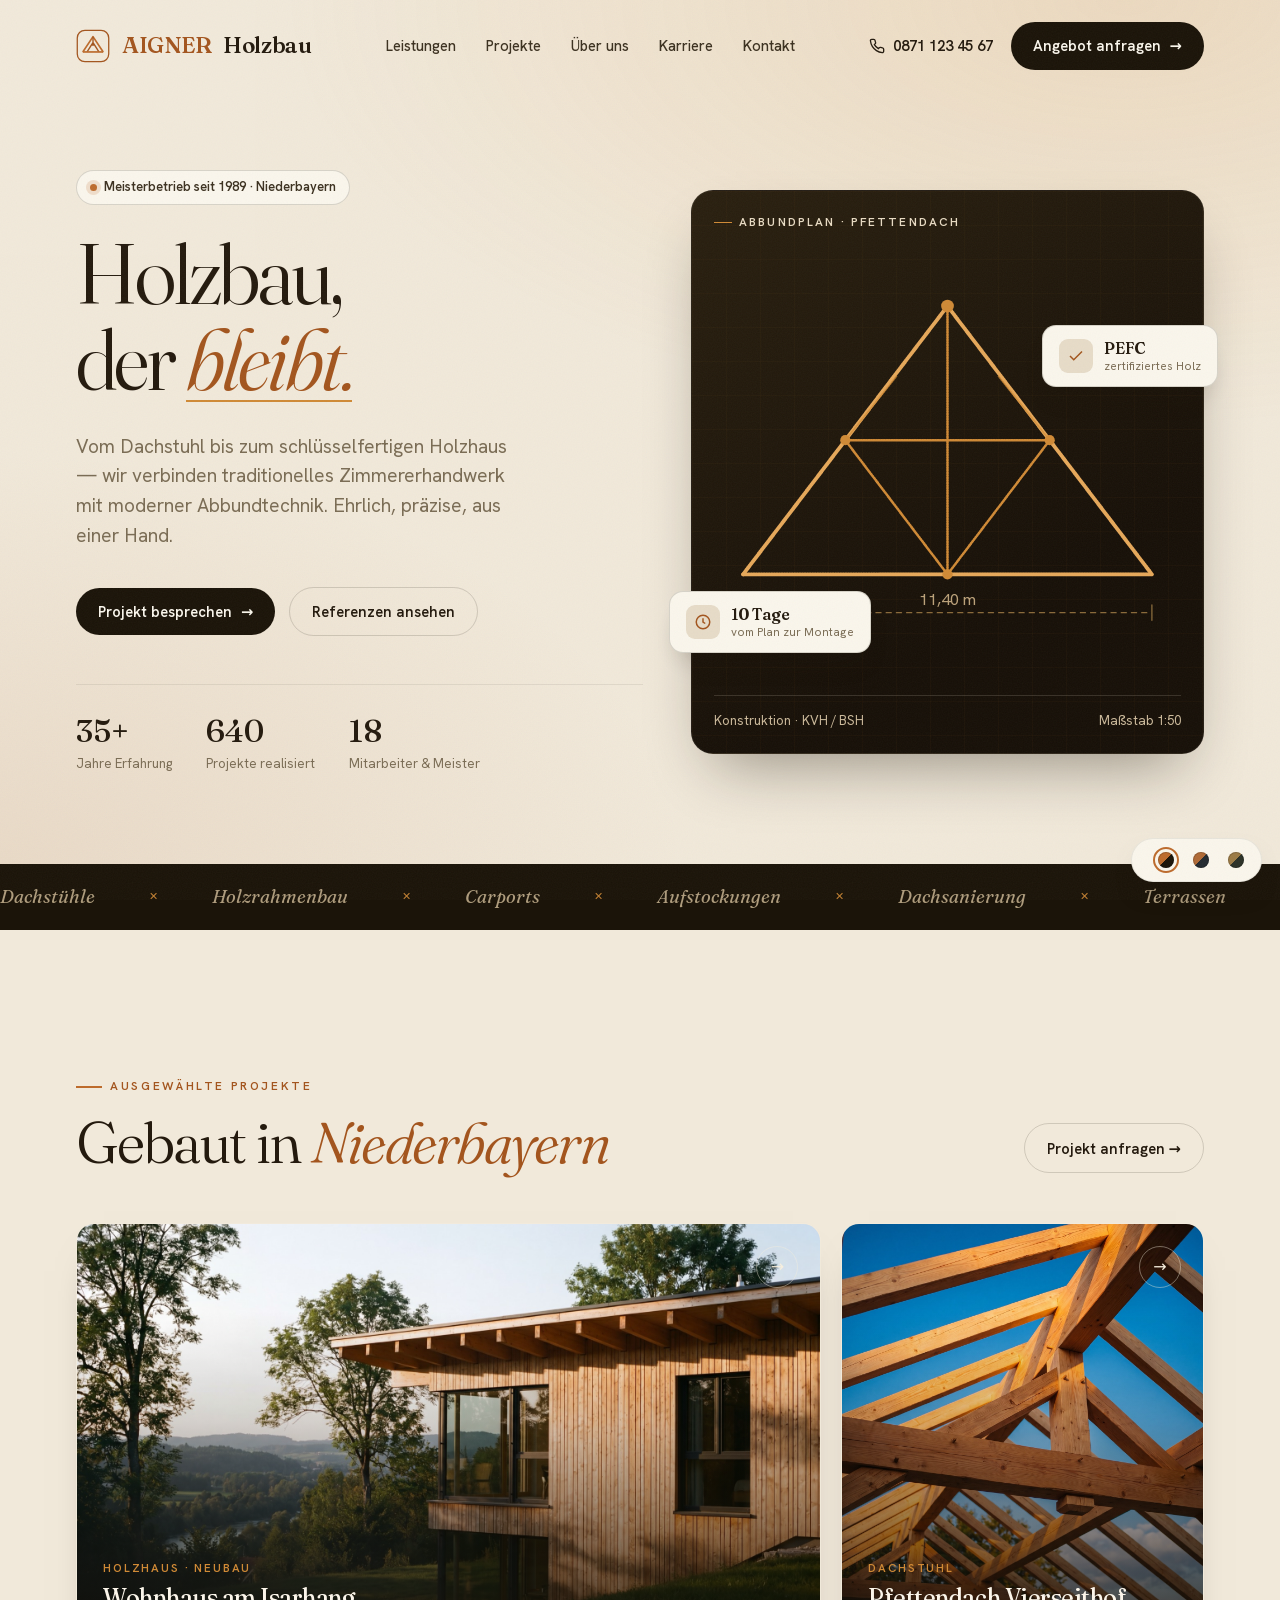
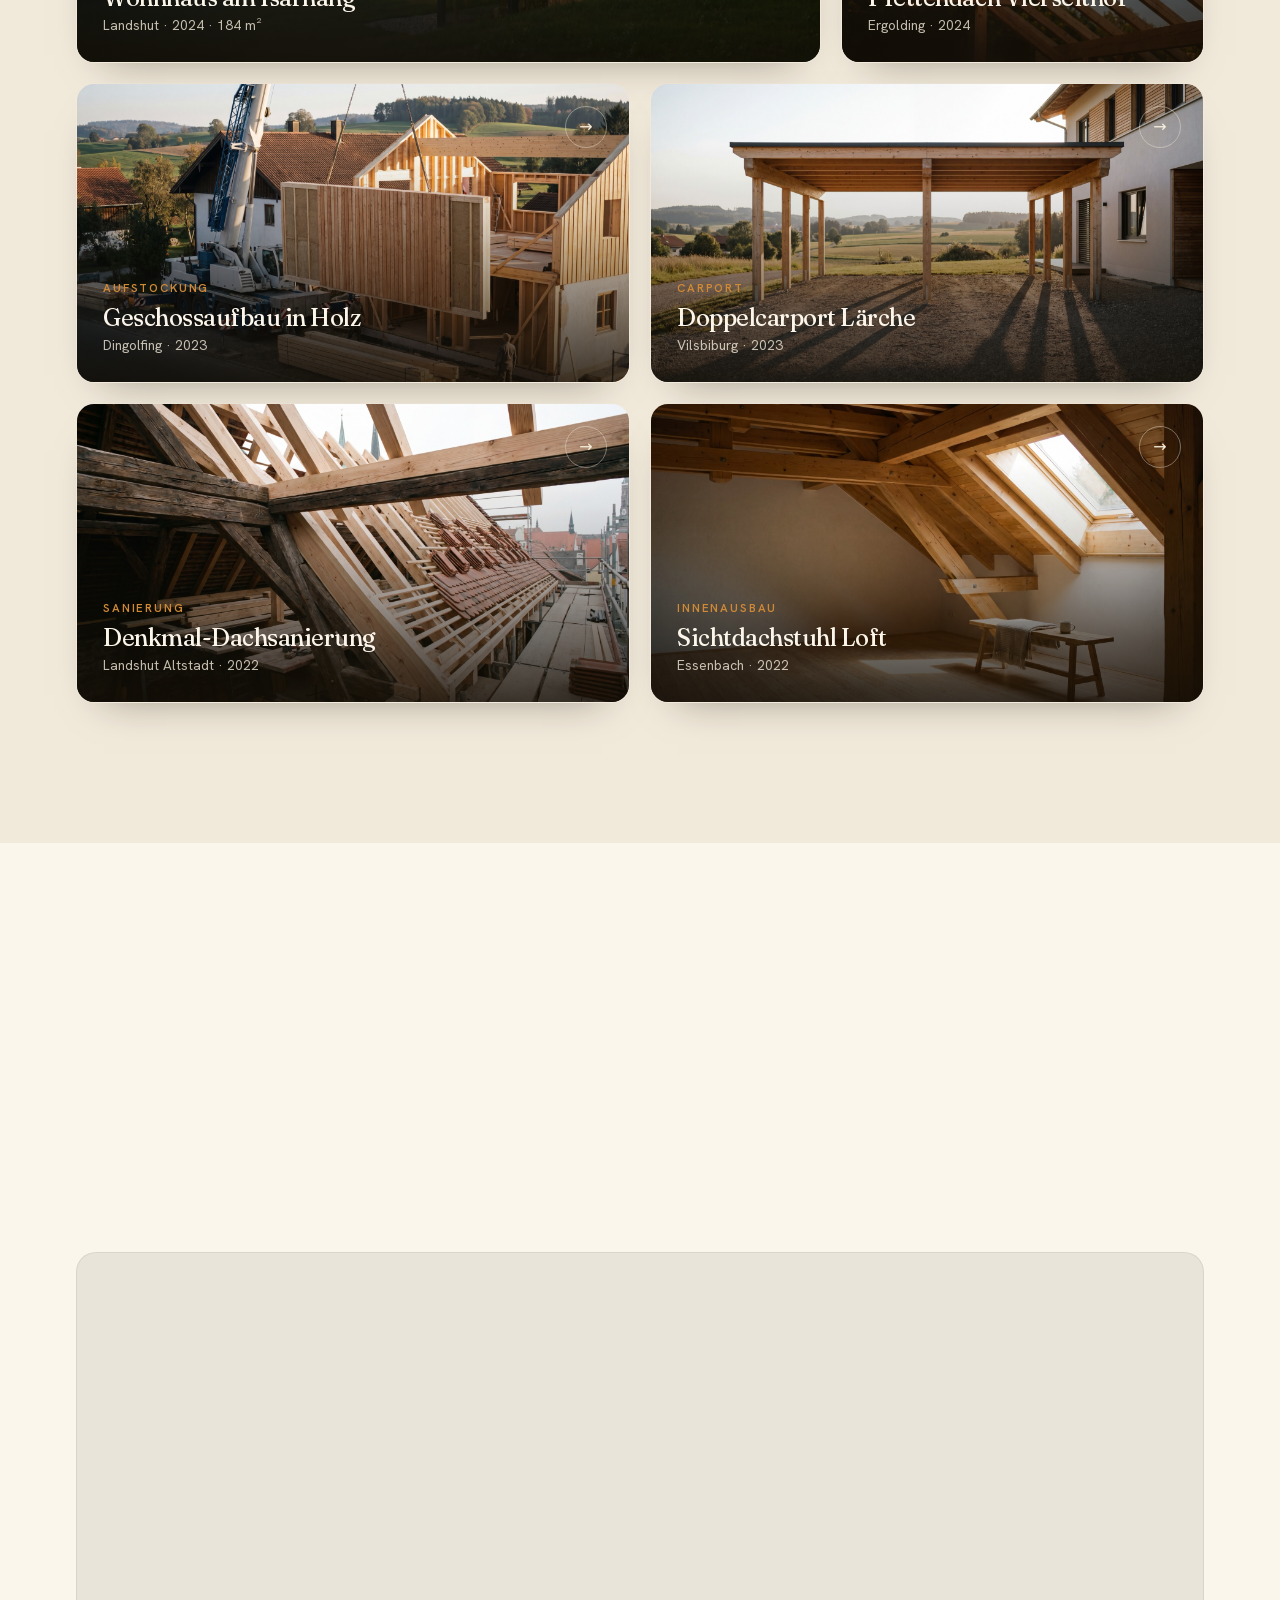
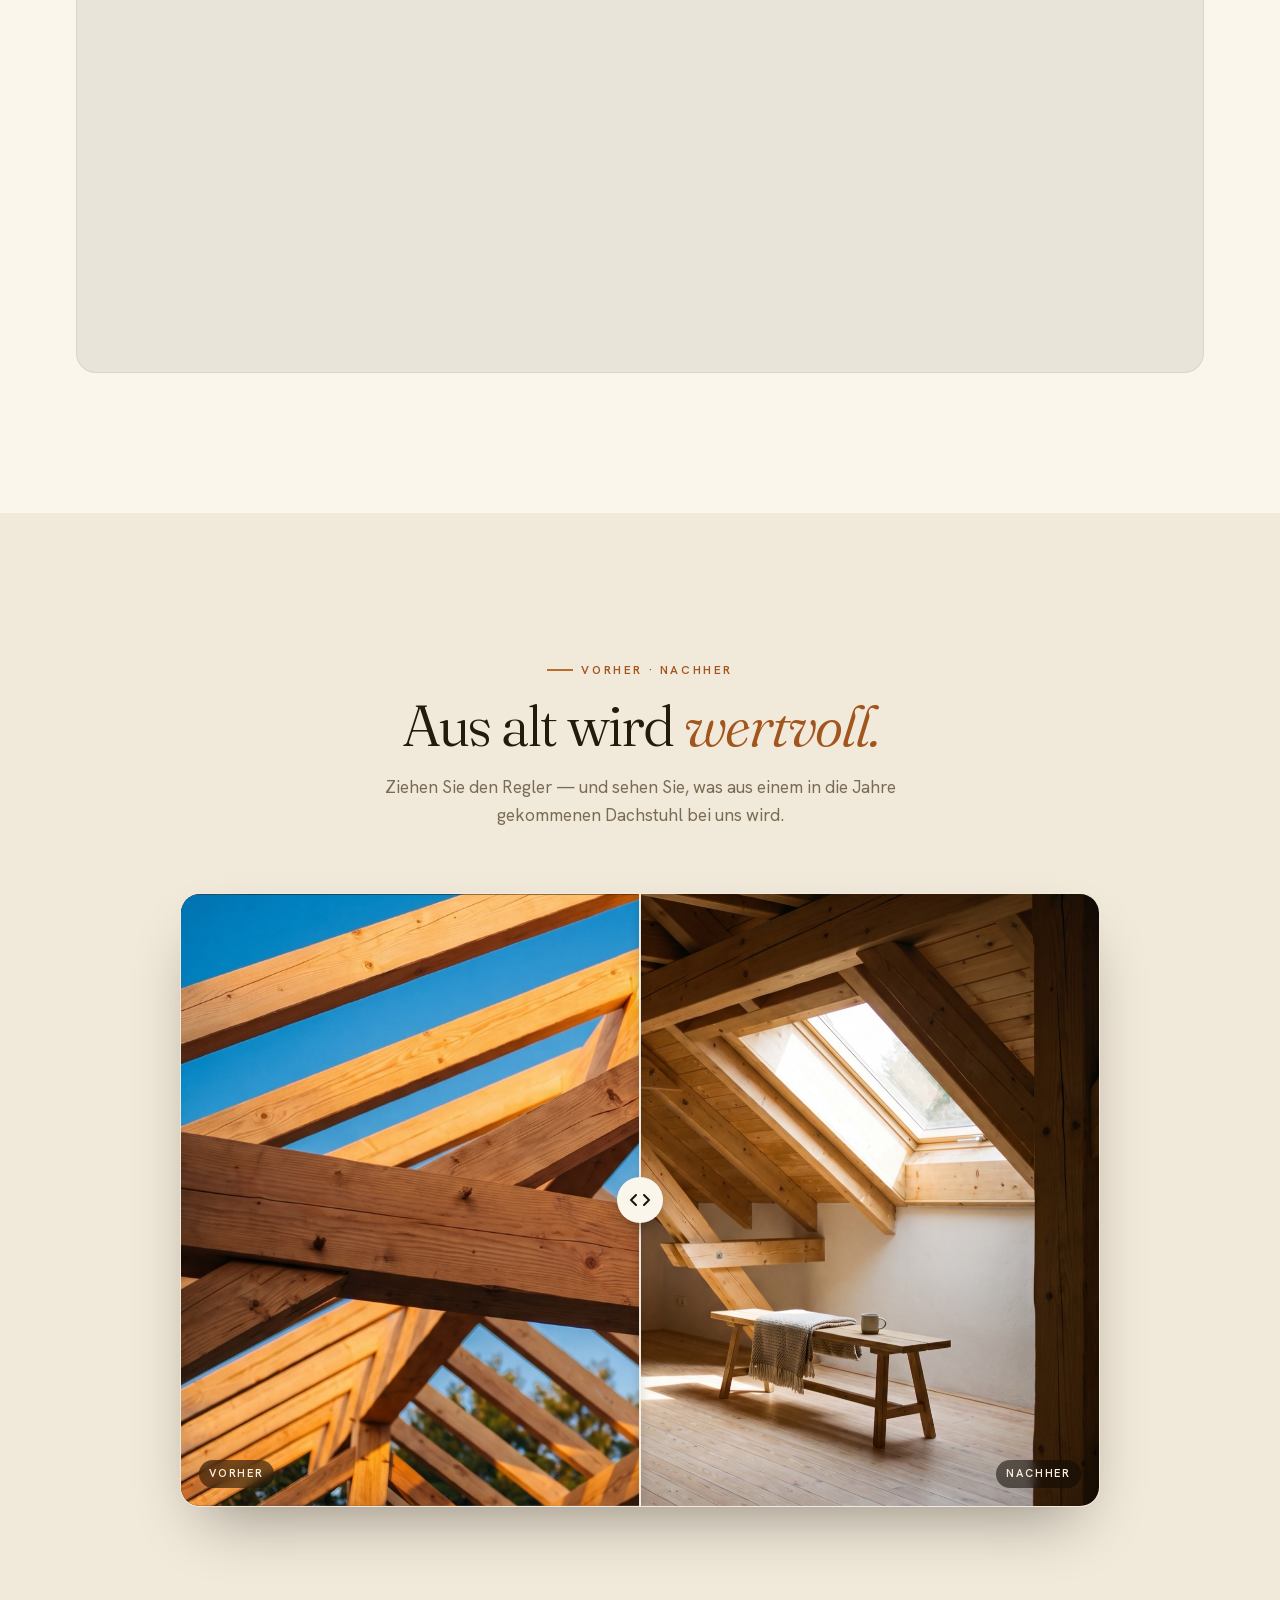
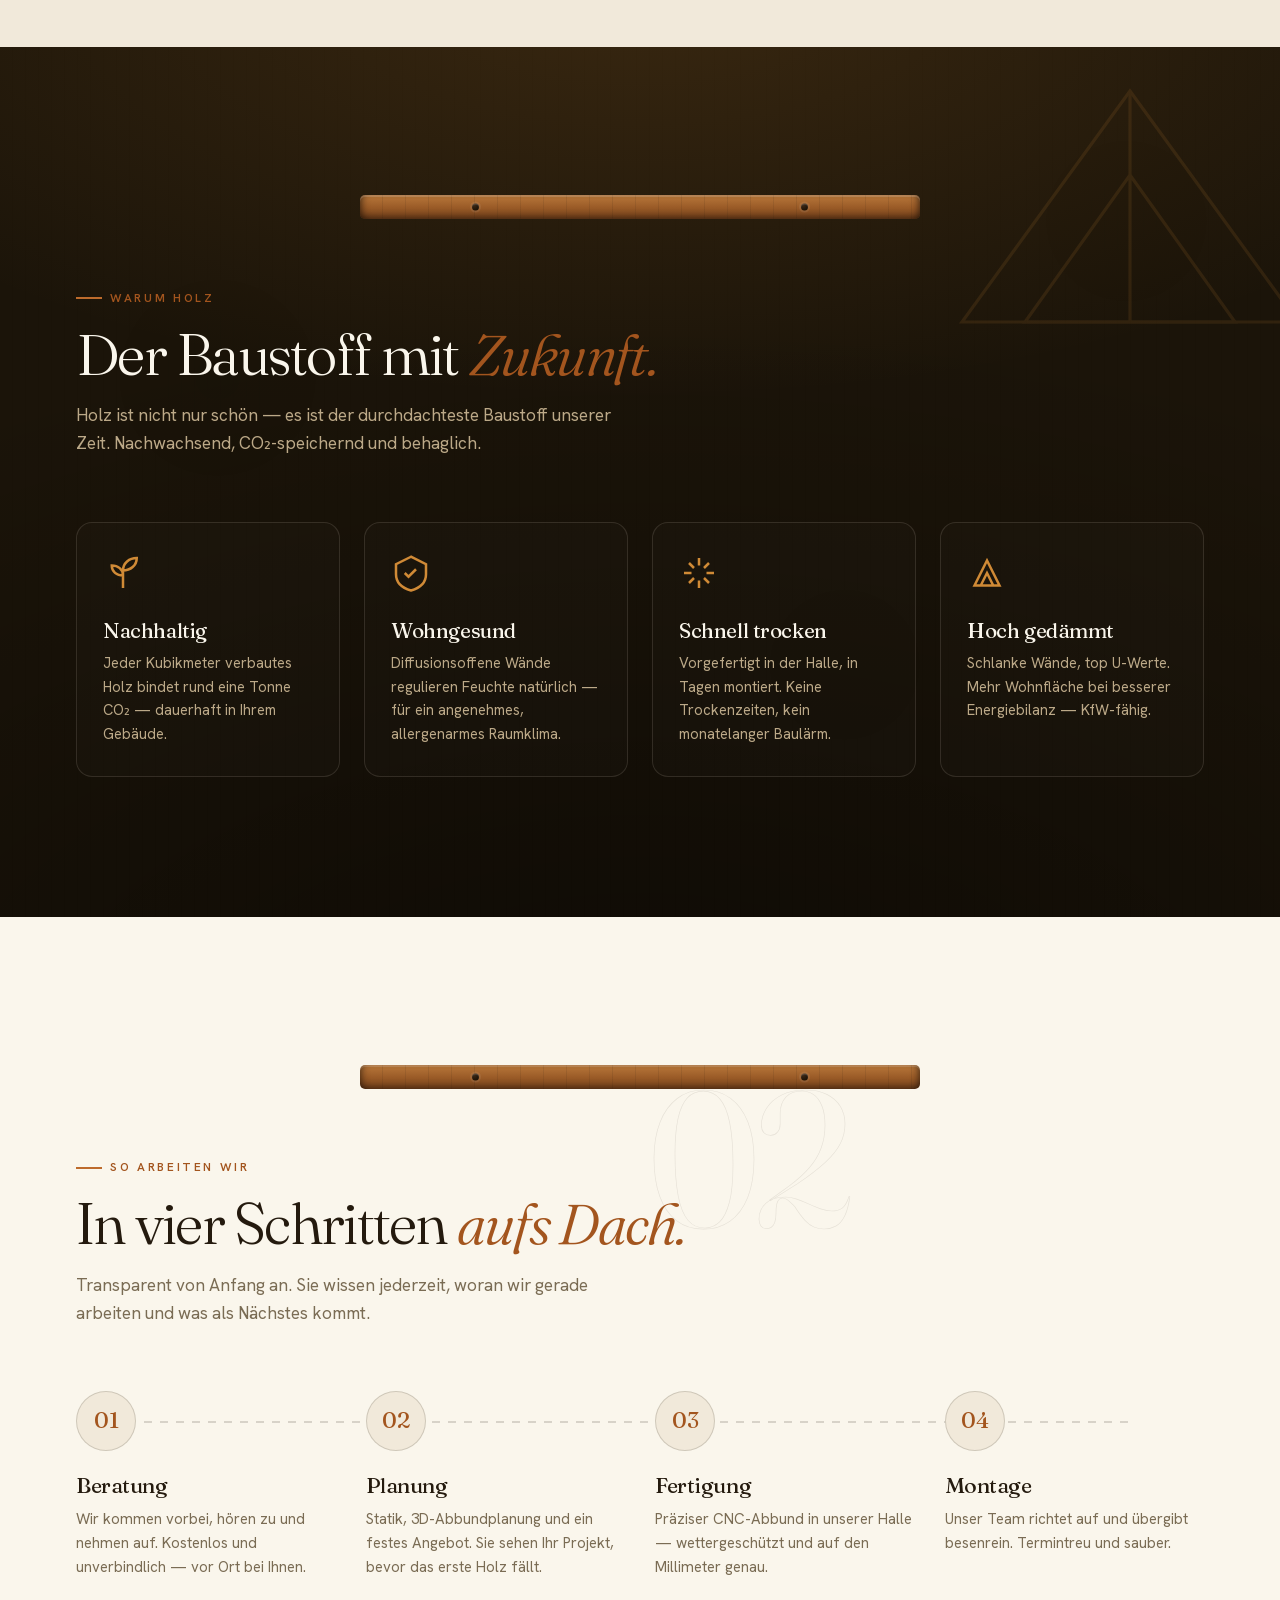
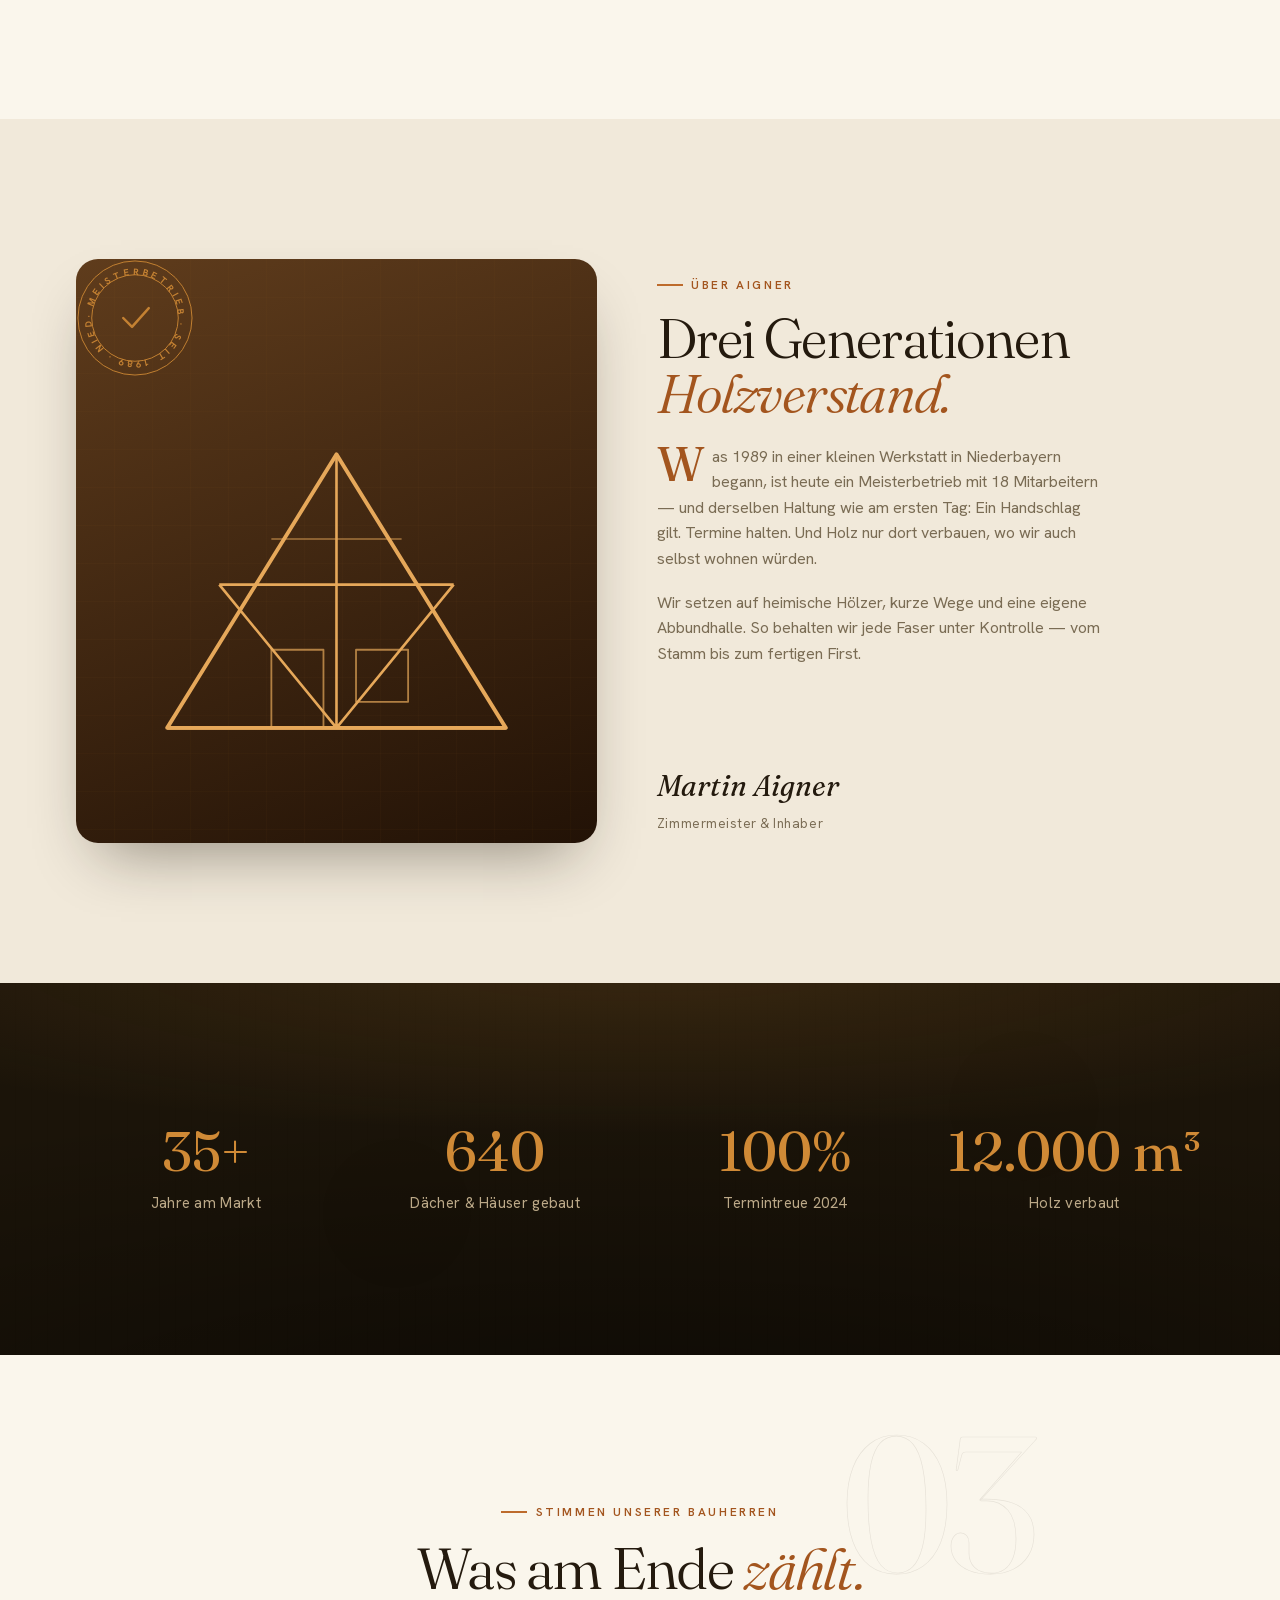
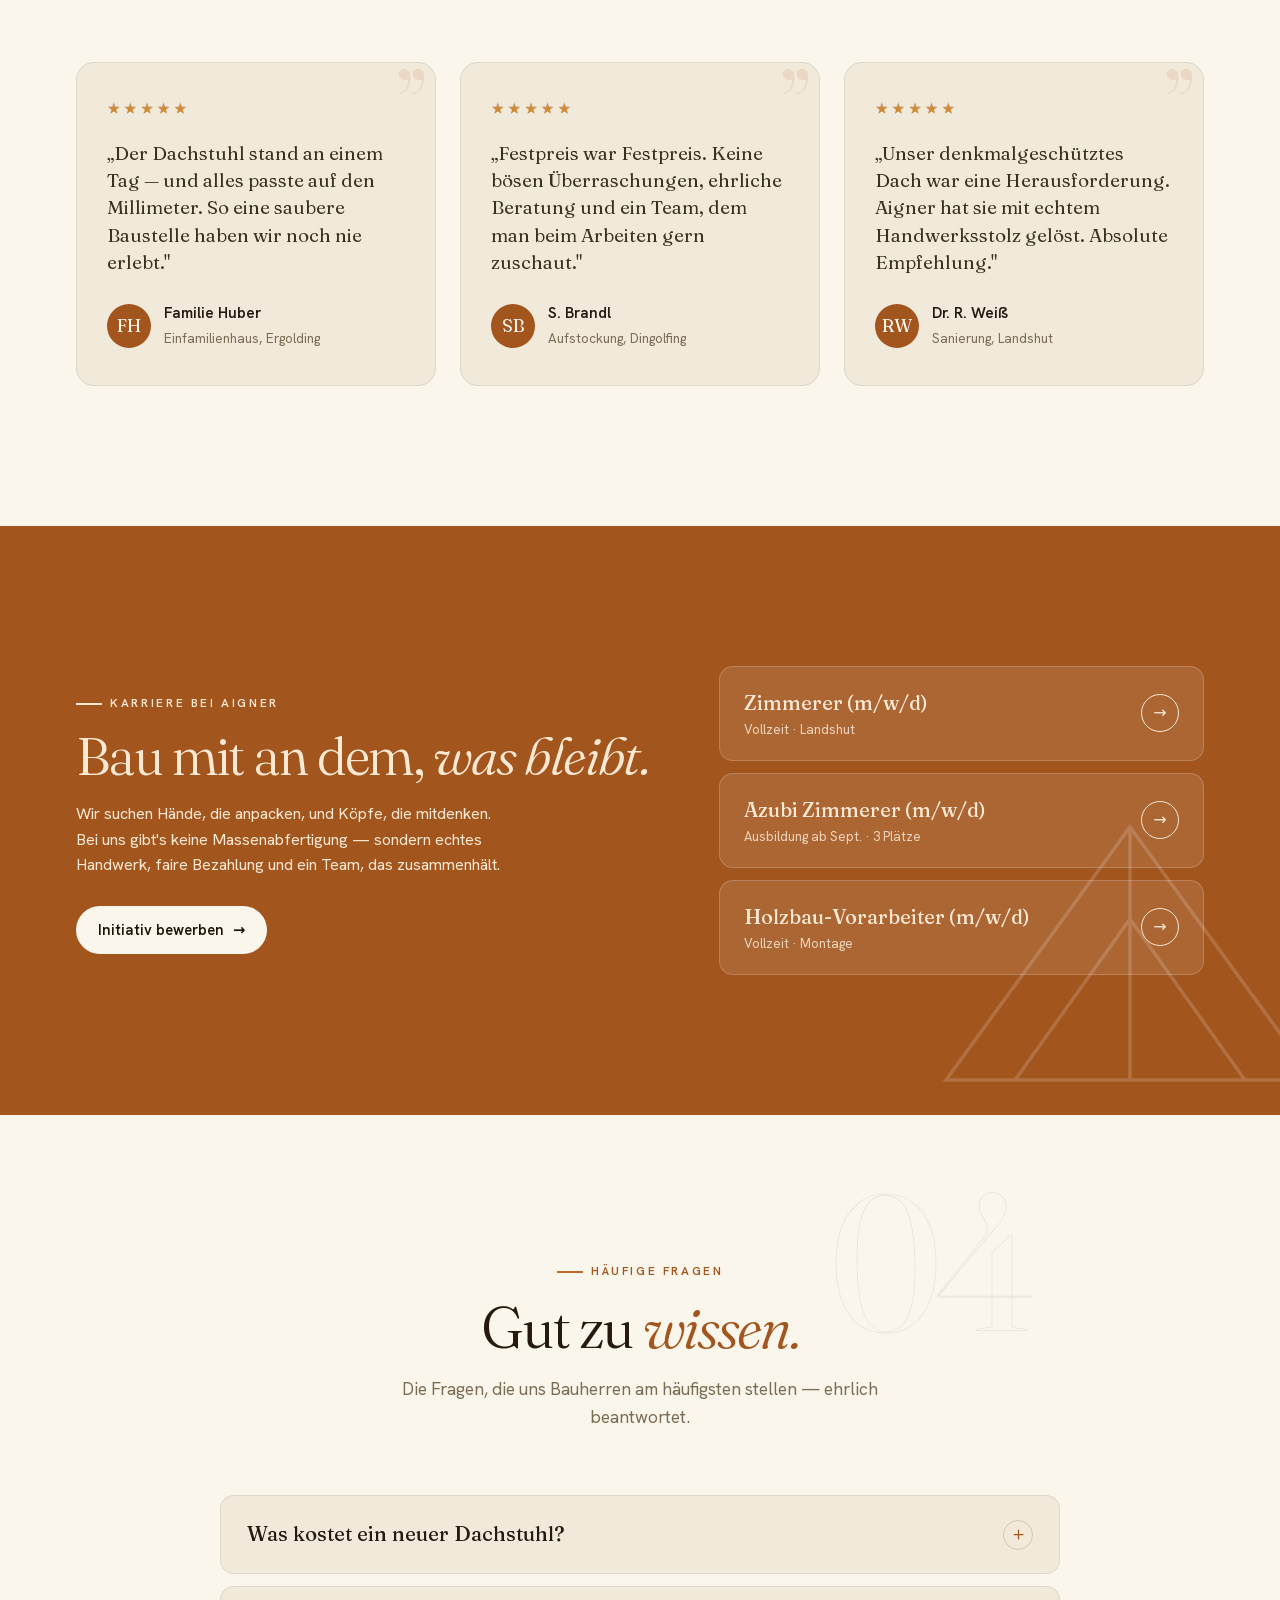
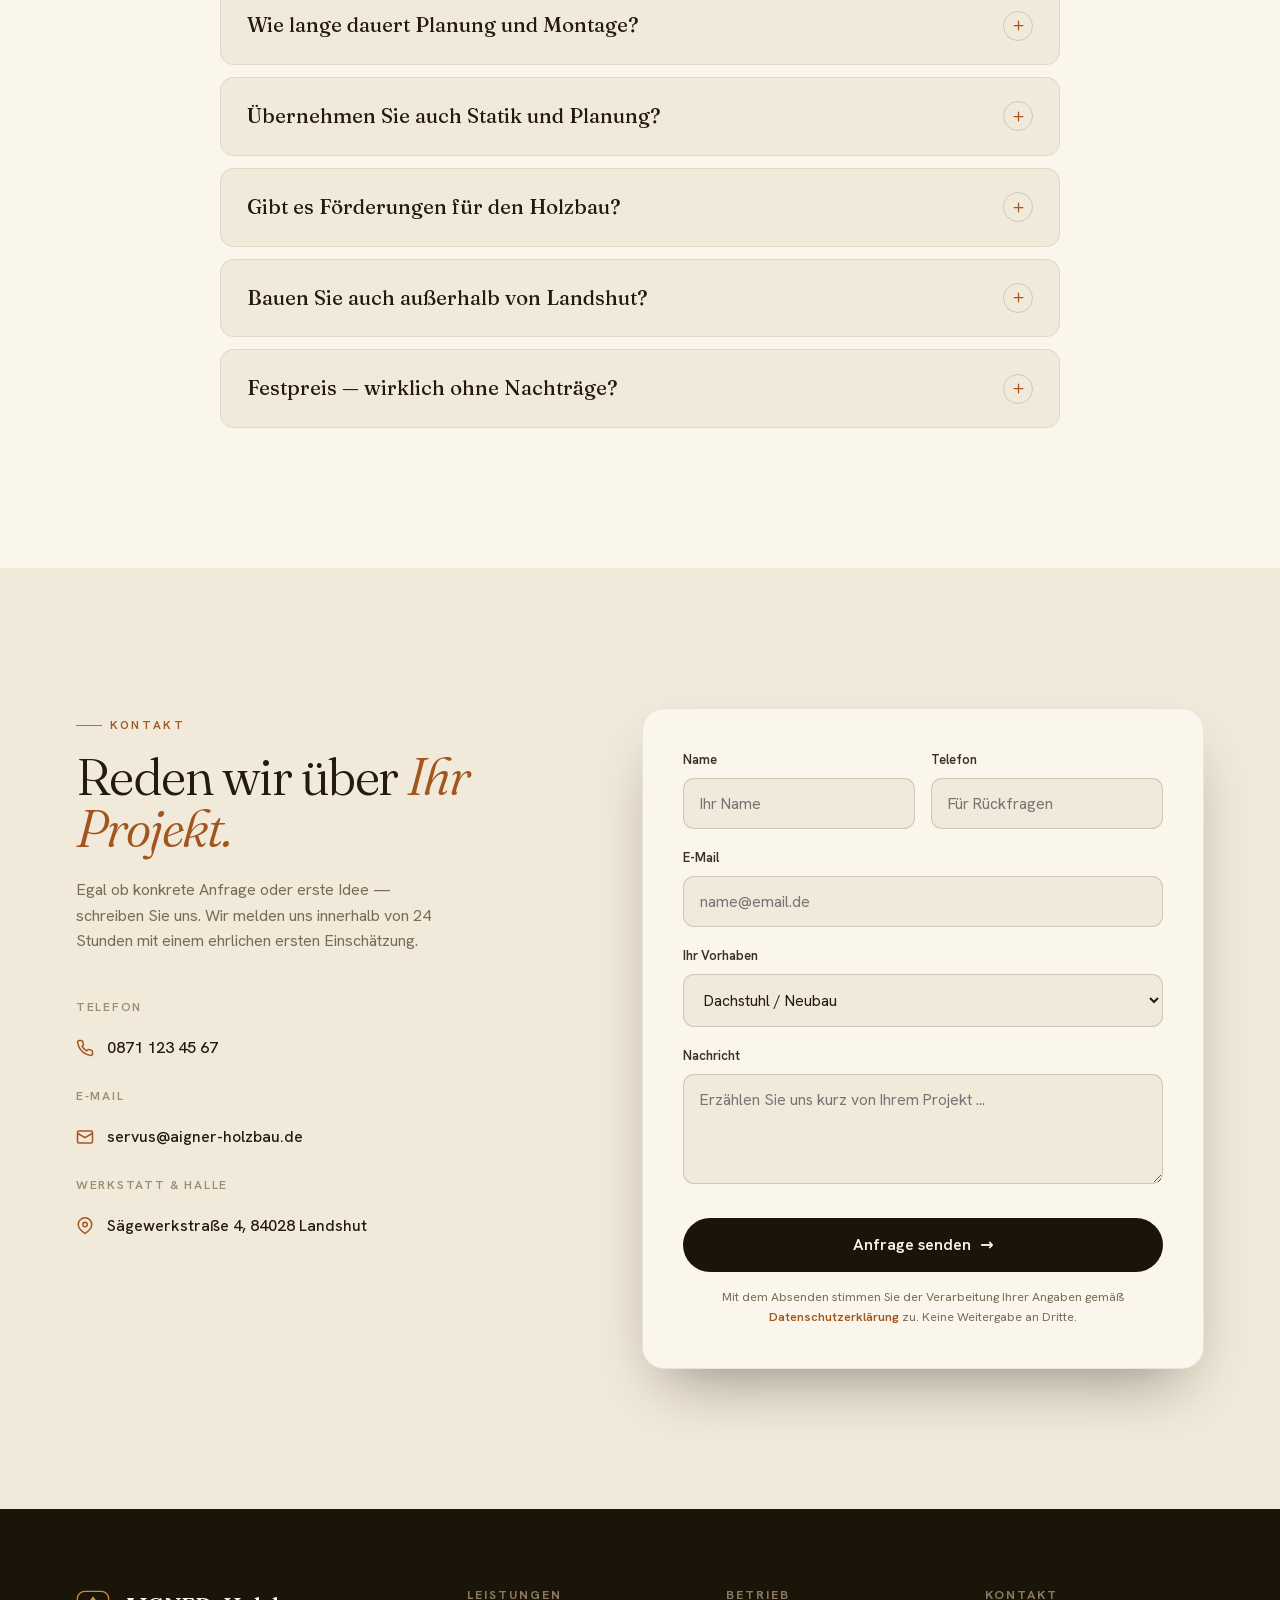
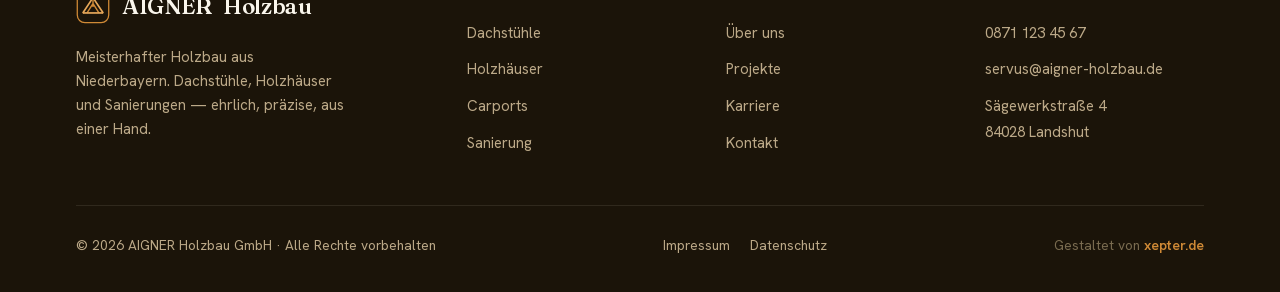
<file: index.html>
<!DOCTYPE html>
<html lang="de">
<head>
<meta charset="UTF-8" />
<meta name="viewport" content="width=device-width, initial-scale=1.0" />
<title>AIGNER Holzbau — Meisterhafter Holzbau aus Niederbayern</title>
<meta name="description" content="AIGNER Holzbau – Meisterbetrieb für Dachstühle, Holzhäuser, Carports und Innenausbau aus Niederbayern. Holzbau, der bleibt." />
<link rel="canonical" href="https://aigner-holzbau.de/" />
<meta name="theme-color" content="#1b1409" />
<meta name="author" content="AIGNER Holzbau GmbH" />
<script>(function(){try{var t=localStorage.getItem('aigner-theme');if(t&&t!=='holz')document.documentElement.dataset.theme=t;}catch(e){}})();</script>

<!-- Favicon -->
<link rel="icon" href="favicon.svg" type="image/svg+xml" />
<link rel="apple-touch-icon" href="favicon.svg" />

<!-- Open Graph / Social -->
<meta property="og:type" content="website" />
<meta property="og:locale" content="de_DE" />
<meta property="og:site_name" content="AIGNER Holzbau" />
<meta property="og:title" content="AIGNER Holzbau — Holzbau, der bleibt." />
<meta property="og:description" content="Meisterbetrieb aus Niederbayern für Dachstühle, Holzhäuser, Carports & Sanierung. Ehrlich, präzise, aus einer Hand." />
<meta property="og:url" content="https://aigner-holzbau.de/" />
<meta property="og:image" content="https://aigner-holzbau.de/assets/wohnhaus-isarhang.jpg" />
<meta property="og:image:alt" content="Holzhaus-Neubau am Isarhang von AIGNER Holzbau" />
<meta name="twitter:card" content="summary_large_image" />
<meta name="twitter:title" content="AIGNER Holzbau — Holzbau, der bleibt." />
<meta name="twitter:description" content="Meisterbetrieb aus Niederbayern für Dachstühle, Holzhäuser, Carports & Sanierung." />
<meta name="twitter:image" content="https://aigner-holzbau.de/assets/wohnhaus-isarhang.jpg" />

<!-- Lokale Schriften (DSGVO-konform, keine externen Requests) -->
<link rel="preload" href="assets/fonts/fraunces-latin.woff2" as="font" type="font/woff2" crossorigin>
<link rel="preload" href="assets/fonts/hanken-latin.woff2" as="font" type="font/woff2" crossorigin>
<link rel="stylesheet" href="fonts.css">
<style>
/* ============ TOKENS ============ */
:root{
  --bone:#f1e9da;
  --bone-2:#e7dcc8;
  --cream:#faf6ec;
  --espresso:#1b1409;
  --bark:#28200f;
  --ink:#241a0e;
  --ink-2:#3c3120;
  --muted:#7a6c54;
  --muted-2:#9b8c72;
  --wood:#bd6b2c;        /* accent */
  --wood-2:#a3551e;
  --ember:#d08a36;
  --line:rgba(36,26,14,.16);
  --line-soft:rgba(36,26,14,.08);
  --shadow:0 30px 60px -24px rgba(27,20,9,.45);
  --maxw:1240px;
  --ease:cubic-bezier(.2,.7,.2,1);
  --serif:"Fraunces",Georgia,serif;
  --sans:"Hanken Grotesk",-apple-system,system-ui,sans-serif;
  /* semantische Flächen-Tokens (für Farbwelten) */
  --on-dark:#ece0cc;          /* Text auf dunklem Band */
  --on-dark-soft:#bca988;     /* gedämpfter Text auf dunkel */
  --career-bg:var(--wood-2);  /* Karriere-Band */
  --on-career:#fbe9d4;        /* Text auf Karriere-Band */
  --glow:208,138,54;          /* Akzent-RGB für Licht/Atmosphäre */
}

/* ============ FARBWELTEN (data-theme) ============ */
html[data-theme="schiefer"]{
  --bone:#e8ebee;--bone-2:#dadfe4;--cream:#f3f5f7;
  --espresso:#222a30;--bark:#2c353c;--ink:#222a30;--ink-2:#3a444c;
  --muted:#6a7680;--muted-2:#8b959d;
  --wood:#b06a36;--wood-2:#965421;--ember:#cc8847;
  --line:rgba(34,42,48,.18);--line-soft:rgba(34,42,48,.09);
  --shadow:0 30px 60px -24px rgba(20,28,34,.5);
  --on-dark:#e2e7eb;--on-dark-soft:#aab4bc;
  --career-bg:#965421;--on-career:#f3e7da;--glow:204,136,71;
}
html[data-theme="kalk"]{
  --bone:#edefe8;--bone-2:#e1e5da;--cream:#f6f7f1;
  --espresso:#2b3127;--bark:#353c30;--ink:#2a3026;--ink-2:#454c3e;
  --muted:#6f7565;--muted-2:#8d9282;
  --wood:#9c7b46;--wood-2:#7d6133;--ember:#b59a5d;
  --line:rgba(43,49,39,.18);--line-soft:rgba(43,49,39,.08);
  --shadow:0 30px 60px -24px rgba(28,33,24,.42);
  --on-dark:#e6e8dd;--on-dark-soft:#b2b6a4;
  --career-bg:#7d6133;--on-career:#f1ece0;--glow:181,154,93;
}
*{margin:0;padding:0;box-sizing:border-box}
html{scroll-behavior:smooth;-webkit-text-size-adjust:100%}
body{
  font-family:var(--sans);
  background:var(--bone);
  color:var(--ink);
  font-size:clamp(16px,1.05vw,18px);
  line-height:1.6;
  overflow-x:hidden;
  font-weight:400;
  -webkit-font-smoothing:antialiased;
}
::selection{background:var(--wood);color:var(--cream)}
img{display:block;max-width:100%}
a{color:inherit;text-decoration:none}
h1,h2,h3,h4{font-family:var(--serif);font-weight:400;line-height:1.02;letter-spacing:-.02em}
:focus-visible{outline:2px solid var(--wood);outline-offset:3px;border-radius:3px}
.field input:focus-visible,.field select:focus-visible,.field textarea:focus-visible{outline:none}
.skip{position:fixed;left:12px;top:-80px;z-index:200;background:var(--espresso);color:var(--cream);padding:12px 20px;border-radius:10px;font-weight:600;font-size:.92rem;transition:top .25s var(--ease)}
.skip:focus{top:12px}

/* grain overlay */
body::before{
  content:"";position:fixed;inset:0;z-index:9999;pointer-events:none;opacity:.04;
  background-image:url("data:image/svg+xml,%3Csvg xmlns='http://www.w3.org/2000/svg' width='180' height='180'%3E%3Cfilter id='n'%3E%3CfeTurbulence type='fractalNoise' baseFrequency='.8' numOctaves='2' stitchTiles='stitch'/%3E%3C/filter%3E%3Crect width='100%25' height='100%25' filter='url(%23n)'/%3E%3C/svg%3E");
  transform:translateZ(0);
}

.wrap{max-width:var(--maxw);margin:0 auto;padding:0 clamp(20px,5vw,56px)}
.eyebrow{
  font-family:var(--sans);font-weight:600;font-size:.74rem;letter-spacing:.22em;text-transform:uppercase;
  color:var(--wood-2);display:inline-flex;align-items:center;gap:.7em;
}
.eyebrow::before{content:"";width:26px;height:1.5px;background:var(--wood);display:inline-block}

/* ============ HEADER ============ */
header{
  position:fixed;top:0;left:0;right:0;z-index:100;
  transition:background .4s var(--ease),box-shadow .4s var(--ease),padding .4s var(--ease);
  padding:22px 0;
}
header.scrolled{background:rgba(241,233,218,.86);backdrop-filter:blur(14px);box-shadow:0 1px 0 var(--line-soft);padding:14px 0}
.nav{display:flex;align-items:center;justify-content:space-between;gap:24px}
.brand{display:flex;align-items:center;gap:12px;font-family:var(--serif);font-size:1.4rem;letter-spacing:-.02em;font-weight:500}
.brand .logomark{width:34px;height:34px;flex:0 0 auto}
.brand b{font-weight:600}
.brand span{color:var(--wood-2)}
nav ul{list-style:none;display:flex;gap:30px;align-items:center}
nav a{font-size:.92rem;font-weight:500;color:var(--ink-2);position:relative;padding:4px 0}
nav a::after{content:"";position:absolute;left:0;bottom:-2px;width:0;height:1.5px;background:var(--wood);transition:width .35s var(--ease)}
nav a:hover{color:var(--ink)}
nav a:hover::after{width:100%}
.btn{
  font-family:var(--sans);font-weight:600;font-size:.92rem;cursor:pointer;border:none;
  display:inline-flex;align-items:center;gap:.6em;padding:.82em 1.5em;border-radius:100px;
  background:var(--espresso);color:var(--cream);transition:transform .3s var(--ease),background .3s var(--ease),box-shadow .3s var(--ease);
}
.btn:hover{transform:translateY(-2px);background:var(--wood-2);box-shadow:0 14px 28px -12px rgba(163,85,30,.6)}
.btn.ghost{background:transparent;color:var(--ink);border:1.5px solid var(--line)}
.btn.ghost:hover{background:var(--ink);color:var(--cream);border-color:var(--ink)}
.btn .arr{transition:transform .3s var(--ease)}
.btn:hover .arr{transform:translateX(4px)}
.nav-cta{display:flex;align-items:center;gap:18px}
.nav-cta .tel{font-weight:600;font-size:.92rem;display:flex;align-items:center;gap:.5em;white-space:nowrap}
.burger{display:none;flex-direction:column;gap:5px;background:none;border:none;cursor:pointer;padding:8px}
.burger span{width:26px;height:2px;background:var(--ink);transition:.3s var(--ease)}

/* ============ HERO ============ */
.hero{position:relative;padding:170px 0 90px;overflow:hidden}
.hero-bg{position:absolute;inset:0;z-index:0;
  background:
    radial-gradient(120% 90% at 88% 0%,rgba(208,138,54,.16),transparent 55%),
    radial-gradient(90% 80% at 0% 100%,rgba(163,85,30,.1),transparent 60%);
}
.hero .wrap{position:relative;z-index:2}
.hero-grid{display:grid;grid-template-columns:1.05fr .95fr;gap:48px;align-items:center}
.badge{
  display:inline-flex;align-items:center;gap:.6em;background:var(--cream);border:1px solid var(--line);
  padding:.5em 1em;border-radius:100px;font-size:.8rem;font-weight:600;color:var(--ink-2);margin-bottom:26px;
}
.badge .dot{width:7px;height:7px;border-radius:50%;background:var(--wood);box-shadow:0 0 0 4px rgba(189,107,44,.18)}
h1{font-size:clamp(2.9rem,6.6vw,5.6rem);font-weight:340;letter-spacing:-.035em}
h1 .it{font-style:italic;font-weight:340;color:var(--wood-2)}
h1 em{font-style:italic;font-weight:340}
.hero p.lead{font-size:clamp(1.05rem,1.5vw,1.28rem);color:var(--muted);max-width:40ch;margin:28px 0 36px;line-height:1.55}
.hero-cta{display:flex;gap:14px;flex-wrap:wrap;align-items:center}
.hero-meta{display:flex;gap:34px;margin-top:48px;padding-top:30px;border-top:1px solid var(--line-soft)}
.hero-meta div .n{font-family:var(--serif);font-size:2rem;font-weight:500;line-height:1;display:block}
.hero-meta div .l{font-size:.82rem;color:var(--muted);margin-top:6px;display:block}

/* hero truss illustration */
.truss-card{
  position:relative;border-radius:22px;overflow:hidden;aspect-ratio:4/4.4;
  background:
    linear-gradient(150deg,#2a2010,#171008 70%);
  box-shadow:var(--shadow);border:1px solid rgba(255,255,255,.06);
}
.truss-card .label{
  position:absolute;left:22px;top:22px;z-index:3;color:#e9dcc4;font-size:.74rem;letter-spacing:.18em;
  text-transform:uppercase;font-weight:600;display:flex;align-items:center;gap:.6em;
}
.truss-card .label::before{content:"";width:18px;height:1.5px;background:var(--ember)}
.truss-card .caption{
  position:absolute;left:22px;right:22px;bottom:22px;z-index:3;color:#cdbb9c;font-size:.82rem;
  display:flex;justify-content:space-between;border-top:1px solid rgba(233,220,196,.16);padding-top:14px;
}
.truss-card svg{position:absolute;inset:0;width:100%;height:100%}
.truss-card .grid-bg{position:absolute;inset:0;opacity:.5;
  background-image:linear-gradient(rgba(208,138,54,.07) 1px,transparent 1px),linear-gradient(90deg,rgba(208,138,54,.07) 1px,transparent 1px);
  background-size:34px 34px;}
.draw{stroke-dasharray:1;stroke-dashoffset:1;animation:draw 2.6s var(--ease) forwards}
@keyframes draw{to{stroke-dashoffset:0}}

/* floating spec chip */
.spec-chip{
  position:absolute;background:var(--cream);border:1px solid var(--line);border-radius:14px;padding:12px 16px;
  box-shadow:0 16px 30px -16px rgba(27,20,9,.4);z-index:4;display:flex;gap:11px;align-items:center;
}
.spec-chip .ic{width:34px;height:34px;border-radius:9px;background:var(--bone-2);display:grid;place-items:center;color:var(--wood-2)}
.spec-chip .t{font-size:.72rem;color:var(--muted);line-height:1.3}
.spec-chip .t b{display:block;font-family:var(--serif);font-size:1rem;color:var(--ink);font-weight:600}
.spec-chip.one{right:-14px;top:24%;animation:float 6s ease-in-out infinite}
.spec-chip.two{left:-22px;bottom:18%;animation:float 6s ease-in-out infinite .8s}
@keyframes float{0%,100%{transform:translateY(0)}50%{transform:translateY(-10px)}}

/* ============ MARQUEE ============ */
.marquee{background:var(--espresso);color:var(--on-dark-soft);padding:18px 0;overflow:hidden;white-space:nowrap}
.marquee-track{display:inline-flex;gap:54px;animation:scroll 26s linear infinite;will-change:transform}
.marquee span{font-family:var(--serif);font-style:italic;font-size:1.15rem;display:inline-flex;align-items:center;gap:54px;opacity:.92}
.marquee span::after{content:"✕";font-style:normal;color:var(--ember);font-size:.7rem}
@keyframes scroll{to{transform:translateX(-50%)}}

/* ============ SECTION SHELL ============ */
section{position:relative}
.sec{padding:clamp(80px,11vw,140px) 0}
.sec-head{max-width:760px;margin-bottom:64px}
.sec-head h2{font-size:clamp(2.1rem,4.6vw,3.6rem);font-weight:330;margin-top:18px;letter-spacing:-.03em}
.sec-head h2 em{font-style:italic;color:var(--wood-2)}
.sec-head p{color:var(--muted);font-size:1.08rem;margin-top:18px;max-width:56ch}

/* ============ SERVICES ============ */
.services{background:var(--cream)}
.svc-grid{display:grid;grid-template-columns:repeat(3,1fr);gap:1px;background:var(--line-soft);border:1px solid var(--line-soft);border-radius:20px;overflow:hidden}
.svc{background:var(--cream);padding:38px 34px;transition:background .4s var(--ease);position:relative;min-height:280px;display:flex;flex-direction:column}
.svc:hover{background:var(--bone)}
.svc .num{font-family:var(--serif);font-size:.9rem;color:var(--muted-2);font-style:italic}
.svc .ic{width:46px;height:46px;color:var(--wood-2);margin:18px 0 22px;transition:transform .4s var(--ease)}
.svc:hover .ic{transform:translateY(-4px) rotate(-4deg)}
.svc h3{font-size:1.55rem;font-weight:430;margin-bottom:10px}
.svc p{color:var(--muted);font-size:.96rem;flex:1}
.svc .more{margin-top:18px;font-weight:600;font-size:.88rem;color:var(--wood-2);display:inline-flex;gap:.4em;opacity:0;transform:translateX(-6px);transition:.4s var(--ease)}
.svc:hover .more{opacity:1;transform:translateX(0)}

/* ============ PROJECTS ============ */
.projects{background:var(--bone)}
.proj-head{display:flex;justify-content:space-between;align-items:flex-end;gap:30px;flex-wrap:wrap;margin-bottom:50px}
.proj-grid{display:grid;grid-template-columns:repeat(6,1fr);gap:20px}
.proj{
  position:relative;border-radius:18px;overflow:hidden;min-height:300px;cursor:pointer;
  background-size:cover;background-position:center;
  display:flex;align-items:flex-end;padding:26px;color:#f6eedd;isolation:isolate;
  border:1px solid rgba(255,255,255,.05);box-shadow:0 20px 40px -28px rgba(27,20,9,.5);
}
.proj::before{content:"";position:absolute;inset:0;z-index:-1;background:var(--ph);transition:transform .8s var(--ease)}
.proj:hover::before{transform:scale(1.06)}
.proj::after{content:"";position:absolute;inset:0;z-index:-1;background:linear-gradient(to top,rgba(20,14,6,.82) 0%,rgba(20,14,6,.15) 55%,transparent 80%)}
.proj .meta{position:relative;z-index:2;transition:transform .45s var(--ease)}
.proj:hover .meta{transform:translateY(-4px)}
.proj .tag{font-size:.72rem;letter-spacing:.16em;text-transform:uppercase;font-weight:600;color:var(--ember);margin-bottom:8px;display:block}
.proj h3{font-size:1.5rem;font-weight:440;color:#fbf5ea}
.proj .loc{font-size:.86rem;opacity:.78;margin-top:4px}
.proj .open{position:absolute;top:22px;right:22px;z-index:2;width:42px;height:42px;border-radius:50%;border:1.5px solid rgba(246,238,221,.4);display:grid;place-items:center;transition:.4s var(--ease)}
.proj:hover .open{background:var(--cream);color:var(--espresso);border-color:var(--cream);transform:rotate(45deg)}
.proj.big{grid-column:span 4;min-height:440px}
.proj.tall{grid-column:span 2;min-height:440px}
.proj.wide{grid-column:span 3}
/* project photos (swap file to change image) */
.p1{--ph:url("assets/wohnhaus-isarhang.jpg") center/cover no-repeat}
.p2{--ph:url("assets/pfettendach-vierseithof.jpg") center/cover no-repeat}
.p3{--ph:url("assets/geschossaufbau.jpg") center/cover no-repeat}
.p4{--ph:url("assets/carport-laerche.jpg") center/cover no-repeat}
.p5{--ph:url("assets/denkmal-dachsanierung.jpg") center/cover no-repeat}
.p6{--ph:url("assets/sichtdachstuhl-loft.jpg") center/cover no-repeat}
.proj .woodlines{display:none}

/* ============ WHY WOOD (dark band) ============ */
.why{background:var(--espresso);color:var(--on-dark);overflow:hidden}
.why .wrap{position:relative;z-index:2}
.why .sec-head h2{color:var(--cream)}
.why .sec-head p{color:var(--on-dark-soft)}
.why-grid{display:grid;grid-template-columns:repeat(4,1fr);gap:24px;margin-top:20px}
.why-card{border:1px solid rgba(236,224,204,.13);border-radius:16px;padding:30px 26px;transition:.4s var(--ease);background:rgba(255,255,255,.015)}
.why-card:hover{background:rgba(208,138,54,.08);border-color:rgba(208,138,54,.4);transform:translateY(-5px)}
.why-card .ic{width:40px;height:40px;color:var(--ember);margin-bottom:20px}
.why-card h3{color:var(--cream);font-size:1.3rem;margin-bottom:10px;font-weight:440}
.why-card p{color:var(--on-dark-soft);font-size:.92rem}
.why-deco{position:absolute;right:-60px;top:-40px;width:420px;opacity:.12;z-index:0;color:var(--ember)}

/* ============ PROCESS ============ */
.process{background:var(--cream)}
.steps{position:relative;display:grid;grid-template-columns:repeat(4,1fr);gap:30px;margin-top:30px}
.steps::before{content:"";position:absolute;top:30px;left:6%;right:6%;height:1.5px;background:repeating-linear-gradient(90deg,var(--line) 0 8px,transparent 8px 16px)}
.step{position:relative}
.step .dot{width:60px;height:60px;border-radius:50%;background:var(--bone);border:1.5px solid var(--line);display:grid;place-items:center;font-family:var(--serif);font-size:1.4rem;color:var(--wood-2);margin-bottom:24px;position:relative;z-index:2;transition:.4s var(--ease)}
.step:hover .dot{background:var(--wood-2);color:var(--cream);border-color:var(--wood-2);transform:scale(1.05)}
.step h3{font-size:1.35rem;margin-bottom:10px;font-weight:440}
.step p{color:var(--muted);font-size:.94rem}

/* ============ ABOUT / SPLIT ============ */
.about{background:var(--bone)}
.about-grid{display:grid;grid-template-columns:1fr 1.05fr;gap:60px;align-items:center}
.about-vis{position:relative;border-radius:22px;overflow:hidden;aspect-ratio:5/5.6;background:linear-gradient(160deg,#5f3c1c,#221206);box-shadow:var(--shadow)}
.about-vis .grid-bg{position:absolute;inset:0;opacity:.4;background-image:linear-gradient(rgba(208,138,54,.08) 1px,transparent 1px),linear-gradient(90deg,rgba(208,138,54,.08) 1px,transparent 1px);background-size:38px 38px}
.about-vis svg{position:absolute;inset:0;width:100%;height:100%}
.about-vis .stamp{position:absolute;right:24px;bottom:24px;width:118px;height:118px;color:var(--ember);opacity:.9;animation:spin 26s linear infinite}
@keyframes spin{to{transform:rotate(360deg)}}
.about h2{font-size:clamp(2rem,4.4vw,3.4rem);font-weight:330;letter-spacing:-.03em;margin:16px 0 22px}
.about h2 em{font-style:italic;color:var(--wood-2)}
.about p{color:var(--muted);margin-bottom:18px;max-width:50ch}
.sign{font-family:var(--serif);font-style:italic;font-size:1.8rem;color:var(--ink);margin-top:8px}
.sign small{display:block;font-family:var(--sans);font-style:normal;font-size:.82rem;color:var(--muted);letter-spacing:.04em;margin-top:4px}
.about-list{list-style:none;display:grid;grid-template-columns:1fr 1fr;gap:14px 24px;margin:26px 0 6px}
.about-list li{display:flex;gap:.7em;align-items:center;font-weight:500;font-size:.96rem}
.about-list svg{color:var(--wood-2);flex:0 0 auto}

/* ============ STATS STRIP ============ */
.stats{background:var(--espresso);color:var(--cream);position:relative;overflow:hidden}
.stats>.wrap{position:relative;z-index:2}
.stats-grid{display:grid;grid-template-columns:repeat(4,1fr);gap:30px;text-align:center}
.stat .n{font-family:var(--serif);font-size:clamp(2.4rem,4.4vw,3.5rem);font-weight:400;line-height:1;color:var(--ember);white-space:nowrap}
.stat .l{color:var(--on-dark-soft);margin-top:12px;font-size:.94rem;letter-spacing:.02em}

/* ============ TESTIMONIALS ============ */
.testi{background:var(--cream)}
.testi-grid{display:grid;grid-template-columns:repeat(3,1fr);gap:24px}
.quote{background:var(--bone);border:1px solid var(--line-soft);border-radius:18px;padding:34px 30px;display:flex;flex-direction:column;transition:.4s var(--ease)}
.quote:hover{transform:translateY(-5px);box-shadow:var(--shadow);border-color:var(--line)}
.quote .stars{color:var(--ember);letter-spacing:3px;margin-bottom:18px;font-size:.95rem}
.quote p{font-family:var(--serif);font-size:1.18rem;line-height:1.45;font-weight:380;flex:1;color:var(--ink-2)}
.quote .who{display:flex;align-items:center;gap:13px;margin-top:24px}
.quote .av{width:44px;height:44px;border-radius:50%;background:var(--wood-2);color:var(--cream);display:grid;place-items:center;font-family:var(--serif);font-size:1.1rem}
.quote .who b{display:block;font-weight:600;font-size:.96rem}
.quote .who span{font-size:.84rem;color:var(--muted)}

/* ============ CAREER ============ */
.career{background:var(--career-bg);color:var(--on-career);position:relative;overflow:hidden}
.career .wrap{position:relative;z-index:2}
.career-grid{display:grid;grid-template-columns:1.1fr .9fr;gap:50px;align-items:center}
.career .eyebrow{color:var(--on-career)}
.career .eyebrow::before{background:var(--on-career)}
.career h2{font-size:clamp(2rem,4.4vw,3.3rem);font-weight:330;letter-spacing:-.03em;margin:16px 0 18px;color:var(--on-career)}
.career h2 em{font-style:italic}
.career p{color:var(--on-career);max-width:48ch;margin-bottom:28px}
.jobs{display:flex;flex-direction:column;gap:12px}
.job{display:flex;justify-content:space-between;align-items:center;gap:20px;background:rgba(255,255,255,.1);border:1px solid rgba(255,255,255,.18);border-radius:14px;padding:20px 24px;transition:.35s var(--ease)}
.job:hover{background:var(--cream);color:var(--espresso);transform:translateX(6px)}
.job b{font-family:var(--serif);font-size:1.25rem;font-weight:500}
.job .type{font-size:.82rem;opacity:.85}
.job .go{width:38px;height:38px;border-radius:50%;border:1.5px solid currentColor;display:grid;place-items:center;flex:0 0 auto;transition:.3s var(--ease)}
.job:hover .go{background:var(--wood-2);color:var(--cream);border-color:var(--wood-2)}
.career-deco{position:absolute;right:-80px;bottom:-80px;width:460px;opacity:.16;color:#fff;z-index:0}

/* ============ CONTACT ============ */
.contact{background:var(--bone)}
.contact-grid{display:grid;grid-template-columns:1fr 1.1fr;gap:56px}
.contact-info h2{font-size:clamp(2rem,4.4vw,3.2rem);font-weight:330;letter-spacing:-.03em;margin:16px 0 22px}
.contact-info h2 em{font-style:italic;color:var(--wood-2)}
.contact-info p{color:var(--muted);margin-bottom:30px;max-width:42ch}
.cinfo{display:flex;flex-direction:column;gap:6px;margin-bottom:22px}
.cinfo a,.cinfo span{display:flex;gap:13px;align-items:center;font-weight:500;padding:6px 0}
.cinfo svg{color:var(--wood-2);flex:0 0 auto}
.cinfo .lbl{font-size:.76rem;letter-spacing:.14em;text-transform:uppercase;color:var(--muted-2);font-weight:600;margin-top:8px}
.form{background:var(--cream);border:1px solid var(--line-soft);border-radius:22px;padding:40px;box-shadow:var(--shadow)}
.form .row{display:grid;grid-template-columns:1fr 1fr;gap:16px}
.field{margin-bottom:18px}
.field label{display:block;font-size:.82rem;font-weight:600;margin-bottom:8px;color:var(--ink-2)}
.field input,.field select,.field textarea{
  width:100%;padding:14px 16px;border:1.5px solid var(--line);border-radius:11px;background:var(--bone);
  font-family:var(--sans);font-size:.98rem;color:var(--ink);transition:.3s var(--ease);
}
.field input:focus,.field select:focus,.field textarea:focus{outline:none;border-color:var(--wood);background:var(--cream);box-shadow:0 0 0 4px rgba(189,107,44,.12)}
.field textarea{resize:vertical;min-height:110px}
.form .btn{width:100%;justify-content:center;margin-top:8px;font-size:1rem;padding:1.05em}
.form .fine{font-size:.78rem;color:var(--muted);margin-top:16px;text-align:center}

/* ============ FOOTER ============ */
footer{background:var(--espresso);color:var(--on-dark-soft);padding:80px 0 36px}
.foot-grid{display:grid;grid-template-columns:1.6fr 1fr 1fr 1fr;gap:40px;padding-bottom:50px;border-bottom:1px solid rgba(236,224,204,.1)}
.foot-brand .brand{color:var(--cream);margin-bottom:20px}
.foot-brand p{max-width:34ch;font-size:.94rem}
.foot-col h4{font-family:var(--sans);font-weight:700;font-size:.78rem;letter-spacing:.16em;text-transform:uppercase;color:#8a7a5f;margin-bottom:18px}
.foot-col ul{list-style:none;display:flex;flex-direction:column;gap:11px}
.foot-col a{font-size:.94rem;transition:color .3s}
.foot-col a:hover{color:var(--ember)}
.foot-bot{display:flex;justify-content:space-between;align-items:center;gap:20px;flex-wrap:wrap;padding-top:28px;font-size:.86rem}
.foot-bot .made{color:#7a6c50}
.foot-bot .made a{color:var(--ember);font-weight:600}

/* ============ REVEAL ============ */
.reveal{opacity:0;transform:translateY(34px);transition:opacity .9s var(--ease),transform .9s var(--ease)}
.reveal.in{opacity:1;transform:none}
.reveal.d1{transition-delay:.08s}.reveal.d2{transition-delay:.16s}.reveal.d3{transition-delay:.24s}.reveal.d4{transition-delay:.32s}.reveal.d5{transition-delay:.4s}

/* hero load anim */
.hero .anim{opacity:0;transform:translateY(26px);animation:rise .95s var(--ease) forwards}
.hero .a1{animation-delay:.1s}.hero .a2{animation-delay:.24s}.hero .a3{animation-delay:.38s}.hero .a4{animation-delay:.52s}.hero .a5{animation-delay:.66s}
.hero-right{opacity:0;transform:translateY(26px) scale(.97);animation:rise .95s var(--ease) .3s forwards}
@keyframes rise{to{opacity:1;transform:none}}

/* ============ BEFORE / AFTER SLIDER ============ */
.beforeafter{background:var(--bone)}
.ba{position:relative;max-width:920px;margin:0 auto;border-radius:20px;overflow:hidden;aspect-ratio:3/2;
  --pos:50%;user-select:none;touch-action:none;cursor:ew-resize;box-shadow:var(--shadow);border:1px solid rgba(255,255,255,.05)}
.ba img{position:absolute;inset:0;width:100%;height:100%;object-fit:cover;pointer-events:none;display:block}
.ba-before{clip-path:inset(0 calc(100% - var(--pos)) 0 0)}
.ba-tag{position:absolute;bottom:18px;z-index:3;font-size:.7rem;letter-spacing:.16em;text-transform:uppercase;font-weight:600;
  color:#f6eedd;background:rgba(15,10,4,.55);padding:.45em .9em;border-radius:100px;backdrop-filter:blur(5px)}
.ba-tag.before{left:18px}.ba-tag.after{right:18px}
.ba-handle{position:absolute;top:0;bottom:0;left:var(--pos);width:2px;background:rgba(250,246,236,.92);
  transform:translateX(-1px);z-index:4;pointer-events:none;box-shadow:0 0 8px rgba(0,0,0,.35)}
.ba-grip{position:absolute;top:50%;left:50%;transform:translate(-50%,-50%);width:46px;height:46px;border-radius:50%;
  background:var(--cream);color:var(--espresso);display:grid;place-items:center;box-shadow:0 8px 20px -6px rgba(0,0,0,.55)}
.ba-grip svg{width:24px;height:24px}
.ba-range{position:absolute;inset:0;width:100%;height:100%;margin:0;opacity:0;pointer-events:none}
.ba:focus-within .ba-grip{outline:3px solid var(--ember);outline-offset:3px}

/* ============ FAQ ============ */
.faq{background:var(--cream)}
.faq-list{max-width:840px;margin:0 auto;display:flex;flex-direction:column;gap:12px}
details.qa{border:1px solid var(--line-soft);border-radius:14px;background:var(--bone);overflow:hidden;transition:border-color .3s var(--ease),background .3s var(--ease)}
details.qa[open]{background:var(--cream);border-color:var(--line)}
details.qa summary{list-style:none;cursor:pointer;padding:22px 26px;display:flex;justify-content:space-between;align-items:center;gap:20px;
  font-family:var(--serif);font-size:clamp(1.08rem,1.7vw,1.28rem);font-weight:460;color:var(--ink)}
details.qa summary::-webkit-details-marker{display:none}
.qa .ic{flex:0 0 auto;width:30px;height:30px;border-radius:50%;border:1.5px solid var(--line);display:grid;place-items:center;color:var(--wood-2);transition:.35s var(--ease)}
.qa .ic svg{width:15px;height:15px}
details.qa[open] .ic{background:var(--wood-2);color:var(--cream);border-color:var(--wood-2);transform:rotate(135deg)}
.qa .ans{padding:0 26px 24px;color:var(--muted);font-size:1rem;line-height:1.65;max-width:66ch}
.qa .ans a{color:var(--wood-2);font-weight:600}

/* ============ BEAM DIVIDER (Holzbalken-Trenner) ============ */
.beam-sep{display:flex;justify-content:center;padding:8px 0}
.beam{position:relative;width:min(560px,76%);height:24px;border-radius:5px;
  background:
    repeating-linear-gradient(90deg,rgba(60,38,18,0) 0 22px,rgba(60,38,18,.12) 22px 23px),
    linear-gradient(180deg,#b9783b 0%,#9a5b27 52%,#75421c 100%);
  box-shadow:0 16px 26px -16px rgba(27,20,9,.6),inset 0 2px 0 rgba(255,255,255,.14),inset 0 -3px 6px rgba(0,0,0,.28),inset 7px 0 9px -6px rgba(0,0,0,.45),inset -7px 0 9px -6px rgba(0,0,0,.45)}
.beam::before,.beam::after{content:"";position:absolute;top:50%;width:7px;height:7px;border-radius:50%;
  background:radial-gradient(circle at 35% 30%,#3a2614,#1d1206 72%);transform:translateY(-50%);box-shadow:0 0 0 2px rgba(255,255,255,.07),inset 0 1px 1px rgba(255,255,255,.25)}
.beam::before{left:20%}.beam::after{right:20%}
.beam-sep.on-dark .beam{box-shadow:0 18px 30px -16px rgba(0,0,0,.7),inset 0 2px 0 rgba(255,255,255,.16),inset 0 -3px 6px rgba(0,0,0,.3),inset 7px 0 9px -6px rgba(0,0,0,.5),inset -7px 0 9px -6px rgba(0,0,0,.5)}

/* ============ BAND-ATMOSPHÄRE (dunkle Bänder) ============ */
.band-atmo{position:absolute;inset:0;z-index:0;pointer-events:none}
.band-atmo::before{content:"";position:absolute;inset:0;
  background:
    radial-gradient(120% 78% at 50% -8%, rgba(var(--glow),.17), transparent 62%),
    radial-gradient(150% 125% at 50% 120%, rgba(0,0,0,.5), transparent 72%);}
.band-atmo::after{content:"";position:absolute;inset:0;opacity:.3;
  background:
    repeating-linear-gradient(90deg, transparent 0 12px, rgba(0,0,0,.05) 12px 13px),
    radial-gradient(circle at 17% 38%, rgba(0,0,0,.16), transparent 9%),
    radial-gradient(circle at 66% 71%, rgba(0,0,0,.13), transparent 8%),
    radial-gradient(circle at 88% 20%, rgba(0,0,0,.1), transparent 7%);}
.stats .band-atmo::after{opacity:.26;
  background:
    repeating-linear-gradient(90deg, transparent 0 15px, rgba(0,0,0,.045) 15px 16px),
    radial-gradient(circle at 31% 62%, rgba(0,0,0,.14), transparent 9%),
    radial-gradient(circle at 80% 33%, rgba(0,0,0,.12), transparent 8%);}

/* ============ FARBWELT-UMSCHALTER ============ */
.theme-switch{position:fixed;right:18px;bottom:18px;z-index:120;display:flex;align-items:center;gap:9px;
  background:var(--cream);border:1px solid var(--line-soft);border-radius:100px;padding:8px 12px;
  box-shadow:0 14px 30px -16px rgba(27,20,9,.5);transition:background .45s var(--ease),border-color .45s var(--ease)}
.theme-switch__label{font-size:.7rem;letter-spacing:.13em;text-transform:uppercase;font-weight:600;color:var(--muted);
  max-width:0;overflow:hidden;white-space:nowrap;opacity:0;transition:max-width .4s var(--ease),opacity .4s var(--ease)}
.theme-switch:hover .theme-switch__label,.theme-switch:focus-within .theme-switch__label{max-width:130px;opacity:1;margin-right:2px}
.tsw{width:26px;height:26px;border-radius:50%;border:2px solid transparent;padding:0;cursor:pointer;background:transparent;
  display:grid;place-items:center;transition:border-color .3s var(--ease)}
.tsw i{width:16px;height:16px;border-radius:50%;display:block;box-shadow:inset 0 0 0 1px rgba(0,0,0,.18);transition:transform .3s var(--ease)}
.tsw[aria-pressed="true"]{border-color:var(--wood)}
.tsw:hover i{transform:scale(1.12)}
.tsw-holz i{background:linear-gradient(135deg,#bd6b2c 50%,#1b1409 50%)}
.tsw-schiefer i{background:linear-gradient(135deg,#b06a36 50%,#232a30 50%)}
.tsw-kalk i{background:linear-gradient(135deg,#9c7b46 50%,#2b3127 50%)}
@media(max-width:680px){.theme-switch{right:12px;bottom:12px;padding:7px 9px;gap:6px}.theme-switch__label{display:none}}
/* sanfter Material-Crossfade beim Weltwechsel */
@media(prefers-reduced-motion:no-preference){
  ::view-transition-old(root),::view-transition-new(root){animation-duration:.45s;animation-timing-function:var(--ease)}
}

/* ============ EDITORIAL: geprägte Sektions-Ziffer ============ */
.sec-head{position:relative;isolation:isolate}
.sec-head[data-index]::before{content:attr(data-index);position:absolute;top:-.46em;right:-.06em;z-index:-1;
  font-family:var(--serif);font-size:clamp(6rem,15vw,13rem);font-weight:400;line-height:1;letter-spacing:-.04em;
  color:transparent;-webkit-text-stroke:.7px var(--line);opacity:.55;pointer-events:none}
@media(max-width:680px){.sec-head[data-index]::before{opacity:.38;font-size:clamp(5rem,24vw,8rem);top:-.3em}}

/* ============ EDITORIAL: Testimonials-Feinschliff ============ */
.quote{position:relative;overflow:hidden}
.quote::before{content:"\201D";position:absolute;top:-.04em;right:.1em;font-family:var(--serif);font-size:6.5rem;
  line-height:1;color:var(--wood);opacity:.13;z-index:0;pointer-events:none}
.quote>*{position:relative;z-index:1}
.quote .stars{text-shadow:0 1px 0 rgba(255,255,255,.6),0 -1px 1px rgba(0,0,0,.18)}

/* ============ EDITORIAL: Drop-Cap & Link-Linie ============ */
.dropcap::first-letter{font-family:var(--serif);font-size:3em;line-height:.8;float:left;margin:.04em .14em 0 0;color:var(--wood-2);font-weight:400}
.ulink{position:relative;color:var(--wood-2);font-weight:600}
.ulink::after{content:"";position:absolute;left:0;right:0;bottom:-2px;height:1.5px;background:var(--wood);transform:scaleX(0);transform-origin:right;transition:transform .4s var(--ease)}
.ulink:hover::after{transform:scaleX(1);transform-origin:left}

/* ============ HERO: „bleibt."-Tusche-Reveal ============ */
.hero h1 .it{display:inline-block;position:relative;clip-path:inset(0 100% 0 0);animation:wordwipe .9s var(--ease) 1s forwards}
@keyframes wordwipe{to{clip-path:inset(0 -.06em 0 0)}}
.hero h1 .it::after{content:"";position:absolute;left:0;bottom:.02em;height:2px;width:100%;background:var(--ember);transform:scaleX(0);transform-origin:left;animation:underwipe .9s var(--ease) 1s forwards}
@keyframes underwipe{to{transform:scaleX(1)}}

/* ============ BUTTON: Ember-Sheen ============ */
.btn{position:relative;overflow:hidden}
.btn>*{position:relative;z-index:1}
.btn::before{content:"";position:absolute;top:0;bottom:0;left:-130%;width:55%;z-index:0;pointer-events:none;
  background:linear-gradient(100deg,transparent,rgba(255,240,214,.42),transparent);transform:skewX(-18deg)}
.btn:hover::before{animation:sheen .85s var(--ease)}
@keyframes sheen{to{left:135%}}

@media(prefers-reduced-motion:reduce){
  .hero h1 .it{clip-path:none!important}
  .hero h1 .it::after{transform:scaleX(1)!important}
}

/* ============ RESPONSIVE ============ */
@media(max-width:1000px){
  .hero-grid{grid-template-columns:1fr;gap:54px}
  .hero-right{max-width:460px}
  .svc-grid{grid-template-columns:repeat(2,1fr)}
  .why-grid{grid-template-columns:repeat(2,1fr)}
  .steps{grid-template-columns:repeat(2,1fr);gap:40px}
  .steps::before{display:none}
  .about-grid,.career-grid,.contact-grid{grid-template-columns:1fr;gap:40px}
  .testi-grid{grid-template-columns:1fr}
  .proj.big,.proj.tall,.proj.wide{grid-column:span 6}
  .stats-grid{grid-template-columns:repeat(2,1fr);gap:40px}
  .foot-grid{grid-template-columns:1fr 1fr}
}
@media(max-width:680px){
  nav ul,.nav-cta .tel,.nav-cta .btn{display:none}
  .burger{display:flex}
  .mobile-open nav ul{display:flex;position:fixed;inset:0;top:0;background:var(--bone);flex-direction:column;justify-content:center;align-items:center;gap:34px;font-size:1.5rem;z-index:90}
  .mobile-open nav a{font-family:var(--serif)}
  .svc-grid{grid-template-columns:1fr}
  .why-grid,.foot-grid{grid-template-columns:1fr}
  .form .row{grid-template-columns:1fr}
  .form{padding:28px}
  .hero-meta{flex-wrap:wrap;gap:24px}
  .about-list{grid-template-columns:1fr}
  .spec-chip{display:none}
}
@media(prefers-reduced-motion:reduce){*{animation:none!important;transition:none!important}.reveal{opacity:1;transform:none}}
</style>
</head>
<body>
<a class="skip" href="#main">Zum Inhalt springen</a>

<!-- ============ HEADER ============ -->
<header id="hdr">
  <div class="wrap nav">
    <a href="#" class="brand" aria-label="AIGNER Holzbau Startseite">
      <svg class="logomark" viewBox="0 0 40 40" fill="none" aria-hidden="true">
        <rect x="1.5" y="1.5" width="37" height="37" rx="9" stroke="#a3551e" stroke-width="1.5"/>
        <path d="M8 27 L20 9 L32 27" stroke="#bd6b2c" stroke-width="2" stroke-linejoin="round"/>
        <path d="M13 27 L20 16 L27 27 M20 9 V20" stroke="#a3551e" stroke-width="1.6"/>
        <line x1="8" y1="27" x2="32" y2="27" stroke="#bd6b2c" stroke-width="2"/>
      </svg>
      <span style="font-weight:600">AIGNER</span><b>Holzbau</b>
    </a>
    <nav>
      <ul>
        <li><a href="#leistungen">Leistungen</a></li>
        <li><a href="#projekte">Projekte</a></li>
        <li><a href="#ueber">Über uns</a></li>
        <li><a href="#karriere">Karriere</a></li>
        <li><a href="#kontakt">Kontakt</a></li>
      </ul>
    </nav>
    <div class="nav-cta">
      <a href="tel:+498711234567" class="tel">
        <svg width="16" height="16" viewBox="0 0 24 24" fill="none" stroke="currentColor" stroke-width="2"><path d="M22 16.92v3a2 2 0 0 1-2.18 2 19.79 19.79 0 0 1-8.63-3.07 19.5 19.5 0 0 1-6-6 19.79 19.79 0 0 1-3.07-8.67A2 2 0 0 1 4.11 2h3a2 2 0 0 1 2 1.72c.13.96.36 1.9.7 2.81a2 2 0 0 1-.45 2.11L8.09 9.91a16 16 0 0 0 6 6l1.27-1.27a2 2 0 0 1 2.11-.45c.9.34 1.85.57 2.81.7A2 2 0 0 1 22 16.92z"/></svg>
        0871 123 45 67</a>
      <a href="#kontakt" class="btn">Angebot anfragen <span class="arr">→</span></a>
    </div>
    <button class="burger" id="burger" aria-label="Menü öffnen"><span></span><span></span><span></span></button>
  </div>
</header>

<main id="main">
<!-- ============ HERO ============ -->
<section class="hero">
  <div class="hero-bg"></div>
  <div class="wrap">
    <div class="hero-grid">
      <div class="hero-left">
        <div class="badge anim a1"><span class="dot"></span> Meisterbetrieb seit 1989 · Niederbayern</div>
        <h1 class="anim a2">Holzbau,<br>der <span class="it">bleibt.</span></h1>
        <p class="lead anim a3">Vom Dachstuhl bis zum schlüsselfertigen Holzhaus — wir verbinden traditionelles Zimmererhandwerk mit moderner Abbundtechnik. Ehrlich, präzise, aus einer Hand.</p>
        <div class="hero-cta anim a4">
          <a href="#kontakt" class="btn">Projekt besprechen <span class="arr">→</span></a>
          <a href="#projekte" class="btn ghost">Referenzen ansehen</a>
        </div>
        <div class="hero-meta anim a5">
          <div><span class="n">35+</span><span class="l">Jahre Erfahrung</span></div>
          <div><span class="n">640</span><span class="l">Projekte realisiert</span></div>
          <div><span class="n">18</span><span class="l">Mitarbeiter & Meister</span></div>
        </div>
      </div>

      <div class="hero-right">
        <div class="truss-card">
          <div class="grid-bg"></div>
          <span class="label">Abbundplan · Pfettendach</span>
          <!-- signature: drawn timber truss -->
          <svg viewBox="0 0 400 440" fill="none" stroke="#d08a36" stroke-width="2" stroke-linejoin="round" stroke-linecap="round" aria-hidden="true">
            <!-- main rafters -->
            <path class="draw" style="animation-delay:.4s" d="M40 300 L200 90 L360 300" stroke="#e6a85a" stroke-width="3"/>
            <!-- tie beam -->
            <path class="draw" style="animation-delay:.7s" d="M40 300 L360 300" stroke="#e6a85a" stroke-width="3"/>
            <!-- king post -->
            <path class="draw" style="animation-delay:1s" d="M200 90 L200 300"/>
            <!-- struts -->
            <path class="draw" style="animation-delay:1.2s" d="M200 300 L120 195"/>
            <path class="draw" style="animation-delay:1.2s" d="M200 300 L280 195"/>
            <!-- collar -->
            <path class="draw" style="animation-delay:1.4s" d="M120 195 L280 195"/>
            <!-- secondary rafters -->
            <path class="draw" style="animation-delay:1.55s" d="M120 195 L160 145 M280 195 L240 145" stroke-width="1.4" opacity=".7"/>
            <!-- purlins -->
            <circle cx="200" cy="90" r="5" fill="#d08a36" stroke="none"/>
            <circle cx="120" cy="195" r="4" fill="#d08a36" stroke="none"/>
            <circle cx="280" cy="195" r="4" fill="#d08a36" stroke="none"/>
            <circle cx="200" cy="300" r="4" fill="#d08a36" stroke="none"/>
            <!-- dimension line -->
            <path d="M40 330 L360 330" stroke="#8a6a3a" stroke-width="1" stroke-dasharray="4 4"/>
            <path d="M40 324 L40 336 M360 324 L360 336" stroke="#8a6a3a" stroke-width="1"/>
            <text x="200" y="324" fill="#bca27a" font-size="13" font-family="Hanken Grotesk" text-anchor="middle" stroke="none">11,40 m</text>
          </svg>
          <div class="caption"><span>Konstruktion · KVH / BSH</span><span>Maßstab 1:50</span></div>
        </div>
        <div class="spec-chip one">
          <div class="ic"><svg width="18" height="18" viewBox="0 0 24 24" fill="none" stroke="currentColor" stroke-width="2"><path d="M20 6 9 17l-5-5"/></svg></div>
          <div class="t"><b>PEFC</b>zertifiziertes Holz</div>
        </div>
        <div class="spec-chip two">
          <div class="ic"><svg width="18" height="18" viewBox="0 0 24 24" fill="none" stroke="currentColor" stroke-width="2"><circle cx="12" cy="12" r="9"/><path d="M12 7v5l3 2"/></svg></div>
          <div class="t"><b>10 Tage</b>vom Plan zur Montage</div>
        </div>
      </div>
    </div>
  </div>
</section>

<!-- ============ MARQUEE ============ -->
<div class="marquee" aria-hidden="true">
  <div class="marquee-track">
    <span>Dachstühle</span><span>Holzrahmenbau</span><span>Carports</span><span>Aufstockungen</span><span>Dachsanierung</span><span>Terrassen</span><span>Innenausbau</span>
    <span>Dachstühle</span><span>Holzrahmenbau</span><span>Carports</span><span>Aufstockungen</span><span>Dachsanierung</span><span>Terrassen</span><span>Innenausbau</span>
  </div>
</div>

<!-- ============ PROJECTS ============ -->
<section class="sec projects" id="projekte">
  <div class="wrap">
    <div class="proj-head">
      <div class="reveal">
        <span class="eyebrow">Ausgewählte Projekte</span>
        <h2 style="font-size:clamp(2.1rem,4.6vw,3.6rem);font-weight:330;margin-top:18px;letter-spacing:-.03em">Gebaut in <em style="font-style:italic;color:var(--wood-2)">Niederbayern</em></h2>
      </div>
      <a href="#kontakt" class="btn ghost reveal d2">Projekt anfragen →</a>
    </div>
    <div class="proj-grid">
      <a class="proj big p1 reveal d1" href="projekt-wohnhaus-isarhang.html" aria-label="Projekt ansehen: Wohnhaus am Isarhang">
        <span class="open">→</span>
        <div class="meta"><span class="tag">Holzhaus · Neubau</span><h3>Wohnhaus am Isarhang</h3><div class="loc">Landshut · 2024 · 184 m²</div></div>
      </a>
      <a class="proj tall p2 reveal d2" href="projekt-pfettendach-vierseithof.html" aria-label="Projekt ansehen: Pfettendach Vierseithof">
        <span class="open">→</span>
        <div class="meta"><span class="tag">Dachstuhl</span><h3>Pfettendach Vierseithof</h3><div class="loc">Ergolding · 2024</div></div>
      </a>
      <a class="proj wide p3 reveal d1" href="projekt-geschossaufbau.html" aria-label="Projekt ansehen: Geschossaufbau in Holz">
        <span class="open">→</span>
        <div class="meta"><span class="tag">Aufstockung</span><h3>Geschossaufbau in Holz</h3><div class="loc">Dingolfing · 2023</div></div>
      </a>
      <a class="proj wide p4 reveal d2" href="projekt-doppelcarport-laerche.html" aria-label="Projekt ansehen: Doppelcarport Lärche">
        <span class="open">→</span>
        <div class="meta"><span class="tag">Carport</span><h3>Doppelcarport Lärche</h3><div class="loc">Vilsbiburg · 2023</div></div>
      </a>
      <a class="proj wide p5 reveal d3" href="projekt-denkmal-dachsanierung.html" aria-label="Projekt ansehen: Denkmal-Dachsanierung">
        <span class="open">→</span>
        <div class="meta"><span class="tag">Sanierung</span><h3>Denkmal-Dachsanierung</h3><div class="loc">Landshut Altstadt · 2022</div></div>
      </a>
      <a class="proj wide p6 reveal d4" href="projekt-sichtdachstuhl-loft.html" aria-label="Projekt ansehen: Sichtdachstuhl Loft">
        <span class="open">→</span>
        <div class="meta"><span class="tag">Innenausbau</span><h3>Sichtdachstuhl Loft</h3><div class="loc">Essenbach · 2022</div></div>
      </a>
    </div>
  </div>
</section>

<!-- ============ SERVICES ============ -->
<section class="sec services" id="leistungen">
  <div class="wrap">
    <div class="sec-head reveal" data-index="01">
      <span class="eyebrow">Was wir können</span>
      <h2>Ein Gewerk. <em>Volle Verantwortung.</em></h2>
      <p>Wir planen, fertigen und montieren — vom ersten Aufmaß bis zur letzten Schraube. So bleibt die Qualität in einer Hand und Sie haben einen Ansprechpartner.</p>
    </div>
    <div class="svc-grid">
      <article class="svc reveal d1">
        <span class="num">01</span>
        <svg class="ic" viewBox="0 0 48 48" fill="none" stroke="currentColor" stroke-width="2" stroke-linejoin="round"><path d="M6 30 24 10l18 20"/><path d="M12 30 24 18l12 12"/><path d="M6 30h36v8H6z"/></svg>
        <h3>Dachstühle</h3>
        <p>Pfetten-, Sparren- und Kehlbalkendächer — millimetergenau abgebunden in unserer Halle, sturmsicher montiert auf Ihrem Rohbau.</p>
        <span class="more">Mehr erfahren →</span>
      </article>
      <article class="svc reveal d2">
        <span class="num">02</span>
        <svg class="ic" viewBox="0 0 48 48" fill="none" stroke="currentColor" stroke-width="2" stroke-linejoin="round"><path d="M8 22 24 8l16 14v18H8z"/><path d="M20 40V28h8v12"/></svg>
        <h3>Holzhäuser</h3>
        <p>Holzrahmen- und Holztafelbau für Wohngebäude — diffusionsoffen, hoch gedämmt und schlüsselfertig auf Wunsch.</p>
        <span class="more">Mehr erfahren →</span>
      </article>
      <article class="svc reveal d3">
        <span class="num">03</span>
        <svg class="ic" viewBox="0 0 48 48" fill="none" stroke="currentColor" stroke-width="2" stroke-linejoin="round"><path d="M6 18 24 8l18 10"/><path d="M10 18v22M38 18v22M10 40h28"/><path d="M18 40V26h12v14"/></svg>
        <h3>Carports & Terrassen</h3>
        <p>Freitragende Carports, überdachte Terrassen und Pergolen aus heimischem Lärchen- und Douglasienholz.</p>
        <span class="more">Mehr erfahren →</span>
      </article>
      <article class="svc reveal d1">
        <span class="num">04</span>
        <svg class="ic" viewBox="0 0 48 48" fill="none" stroke="currentColor" stroke-width="2" stroke-linejoin="round"><path d="M6 28 24 12l18 16"/><path d="M30 6l4 4-4 4-4-4z"/><path d="M10 28v12h28V28"/></svg>
        <h3>Dachsanierung</h3>
        <p>Energetische Sanierung, neue Dämmung und Eindeckung — wir bringen Ihren Altbau auf den heutigen Stand.</p>
        <span class="more">Mehr erfahren →</span>
      </article>
      <article class="svc reveal d2">
        <span class="num">05</span>
        <svg class="ic" viewBox="0 0 48 48" fill="none" stroke="currentColor" stroke-width="2" stroke-linejoin="round"><path d="M8 40V20l16-12 16 12v20"/><path d="M8 26h32M24 8v32"/></svg>
        <h3>Aufstockungen</h3>
        <p>Mehr Wohnraum ohne Umzug: wir setzen ganze Geschosse in Holzbauweise auf bestehende Gebäude — schnell und trocken.</p>
        <span class="more">Mehr erfahren →</span>
      </article>
      <article class="svc reveal d3">
        <span class="num">06</span>
        <svg class="ic" viewBox="0 0 48 48" fill="none" stroke="currentColor" stroke-width="2" stroke-linejoin="round"><path d="M6 12h36v24H6z"/><path d="M6 20h36M14 12v24M26 20v16"/></svg>
        <h3>Innenausbau</h3>
        <p>Sichtbare Holzdecken, Trockenbau, Böden und maßgefertigte Einbauten — der warme letzte Schliff im Innenraum.</p>
        <span class="more">Mehr erfahren →</span>
      </article>
    </div>
  </div>
</section>

<!-- ============ BEFORE / AFTER ============ -->
<section class="sec beforeafter">
  <div class="wrap">
    <div class="sec-head reveal" style="margin-left:auto;margin-right:auto;text-align:center">
      <span class="eyebrow" style="justify-content:center">Vorher · Nachher</span>
      <h2>Aus alt wird <em>wertvoll.</em></h2>
      <p style="margin-left:auto;margin-right:auto">Ziehen Sie den Regler — und sehen Sie, was aus einem in die Jahre gekommenen Dachstuhl bei uns wird.</p>
    </div>
    <div class="ba reveal" aria-label="Vorher-Nachher-Vergleich: Dachsanierung">
      <img class="ba-after" src="assets/sichtdachstuhl-loft.jpg" alt="Nachher: ausgebauter Sichtdachstuhl" />
      <img class="ba-before" src="assets/pfettendach-vierseithof.jpg" alt="Vorher: alter Dachstuhl" />
      <span class="ba-tag before">Vorher</span>
      <span class="ba-tag after">Nachher</span>
      <div class="ba-handle"><span class="ba-grip"><svg viewBox="0 0 24 24" fill="none" stroke="currentColor" stroke-width="2" stroke-linecap="round" stroke-linejoin="round"><path d="M8 7 3 12l5 5M16 7l5 5-5 5"/></svg></span></div>
      <input class="ba-range" type="range" min="0" max="100" value="50" aria-label="Vergleich Vorher/Nachher verschieben" />
    </div>
  </div>
</section>

<!-- ============ WHY WOOD ============ -->
<section class="sec why">
  <div class="band-atmo" aria-hidden="true"></div>
  <svg class="why-deco" viewBox="0 0 200 200" fill="none" stroke="currentColor" stroke-width="1.5" aria-hidden="true"><path d="M20 150 100 40l80 110z"/><path d="M50 150 100 80l50 70zM100 40v110"/></svg>
  <div class="wrap">
    <div class="beam-sep on-dark reveal" aria-hidden="true" style="margin-bottom:54px"><span class="beam"></span></div>
    <div class="sec-head reveal">
      <span class="eyebrow">Warum Holz</span>
      <h2>Der Baustoff mit <em>Zukunft.</em></h2>
      <p>Holz ist nicht nur schön — es ist der durchdachteste Baustoff unserer Zeit. Nachwachsend, CO₂-speichernd und behaglich.</p>
    </div>
    <div class="why-grid">
      <div class="why-card reveal d1">
        <svg class="ic" viewBox="0 0 32 32" fill="none" stroke="currentColor" stroke-width="2"><path d="M16 28V14M16 14c0-6 5-10 11-10 0 6-5 10-11 10zM16 18c0-5-4-8-9-8 0 5 4 8 9 8z"/></svg>
        <h3>Nachhaltig</h3><p>Jeder Kubikmeter verbautes Holz bindet rund eine Tonne CO₂ — dauerhaft in Ihrem Gebäude.</p>
      </div>
      <div class="why-card reveal d2">
        <svg class="ic" viewBox="0 0 32 32" fill="none" stroke="currentColor" stroke-width="2"><path d="M16 3 4 9v8c0 7 5 11 12 13 7-2 12-6 12-13V9z"/><path d="M11 16l3 3 6-6"/></svg>
        <h3>Wohngesund</h3><p>Diffusionsoffene Wände regulieren Feuchte natürlich — für ein angenehmes, allergenarmes Raumklima.</p>
      </div>
      <div class="why-card reveal d3">
        <svg class="ic" viewBox="0 0 32 32" fill="none" stroke="currentColor" stroke-width="2"><path d="M16 4v6M16 22v6M4 16h6M22 16h6M8 8l4 4M20 20l4 4M24 8l-4 4M12 20l-4 4"/></svg>
        <h3>Schnell trocken</h3><p>Vorgefertigt in der Halle, in Tagen montiert. Keine Trockenzeiten, kein monatelanger Baulärm.</p>
      </div>
      <div class="why-card reveal d4">
        <svg class="ic" viewBox="0 0 32 32" fill="none" stroke="currentColor" stroke-width="2"><path d="M6 26 16 6l10 20zM11 26l5-10 5 10z"/></svg>
        <h3>Hoch gedämmt</h3><p>Schlanke Wände, top U-Werte. Mehr Wohnfläche bei besserer Energiebilanz — KfW-fähig.</p>
      </div>
    </div>
  </div>
</section>

<!-- ============ PROCESS ============ -->
<section class="sec process">
  <div class="wrap">
    <div class="beam-sep reveal" aria-hidden="true" style="margin-bottom:54px"><span class="beam"></span></div>
    <div class="sec-head reveal" data-index="02">
      <span class="eyebrow">So arbeiten wir</span>
      <h2>In vier Schritten <em>aufs Dach.</em></h2>
      <p>Transparent von Anfang an. Sie wissen jederzeit, woran wir gerade arbeiten und was als Nächstes kommt.</p>
    </div>
    <div class="steps">
      <div class="step reveal d1"><div class="dot">01</div><h3>Beratung</h3><p>Wir kommen vorbei, hören zu und nehmen auf. Kostenlos und unverbindlich — vor Ort bei Ihnen.</p></div>
      <div class="step reveal d2"><div class="dot">02</div><h3>Planung</h3><p>Statik, 3D-Abbundplanung und ein festes Angebot. Sie sehen Ihr Projekt, bevor das erste Holz fällt.</p></div>
      <div class="step reveal d3"><div class="dot">03</div><h3>Fertigung</h3><p>Präziser CNC-Abbund in unserer Halle — wettergeschützt und auf den Millimeter genau.</p></div>
      <div class="step reveal d4"><div class="dot">04</div><h3>Montage</h3><p>Unser Team richtet auf und übergibt besenrein. Termintreu und sauber.</p></div>
    </div>
  </div>
</section>

<!-- ============ ABOUT ============ -->
<section class="sec about" id="ueber">
  <div class="wrap">
    <div class="about-grid">
      <div class="about-vis reveal">
        <div class="grid-bg"></div>
        <svg viewBox="0 0 400 448" fill="none" stroke="#e6a85a" stroke-width="2" stroke-linejoin="round" aria-hidden="true">
          <path d="M70 360 L200 150 L330 360 Z" stroke-width="3"/>
          <path d="M70 360 H330" stroke-width="3"/>
          <path d="M200 150 V360 M200 360 L110 250 M200 360 L290 250 M110 250 H290"/>
          <path d="M150 215 L250 215" stroke-width="1.3" opacity=".6"/>
          <rect x="150" y="300" width="40" height="60" stroke-width="1.4" opacity=".7"/>
          <rect x="215" y="300" width="40" height="40" stroke-width="1.4" opacity=".7"/>
        </svg>
        <svg class="stamp" viewBox="0 0 120 120" aria-hidden="true">
          <defs><path id="cir" d="M60,60 m-44,0 a44,44 0 1,1 88,0 a44,44 0 1,1 -88,0"/></defs>
          <circle cx="60" cy="60" r="58" fill="none" stroke="currentColor" stroke-width="1"/>
          <circle cx="60" cy="60" r="44" fill="none" stroke="currentColor" stroke-width="1"/>
          <text font-family="Hanken Grotesk" font-size="9.5" font-weight="700" letter-spacing="3" fill="currentColor"><textPath href="#cir" startOffset="0%">· MEISTERBETRIEB · SEIT 1989 · NIEDERBAYERN </textPath></text>
          <path d="M48 60 L57 69 L74 50" stroke="currentColor" stroke-width="2.5" fill="none" stroke-linecap="round" stroke-linejoin="round"/>
        </svg>
      </div>
      <div class="about-info">
        <span class="eyebrow reveal">Über AIGNER</span>
        <h2 class="reveal d1">Drei Generationen <em>Holzverstand.</em></h2>
        <p class="reveal d1 dropcap">Was 1989 in einer kleinen Werkstatt in Niederbayern begann, ist heute ein Meisterbetrieb mit 18 Mitarbeitern — und derselben Haltung wie am ersten Tag: Ein Handschlag gilt. Termine halten. Und Holz nur dort verbauen, wo wir auch selbst wohnen würden.</p>
        <p class="reveal d2">Wir setzen auf heimische Hölzer, kurze Wege und eine eigene Abbundhalle. So behalten wir jede Faser unter Kontrolle — vom Stamm bis zum fertigen First.</p>
        <ul class="about-list reveal d2">
          <li><svg width="18" height="18" viewBox="0 0 24 24" fill="none" stroke="currentColor" stroke-width="2.4"><path d="M20 6 9 17l-5-5"/></svg> Eigene Abbundhalle</li>
          <li><svg width="18" height="18" viewBox="0 0 24 24" fill="none" stroke="currentColor" stroke-width="2.4"><path d="M20 6 9 17l-5-5"/></svg> Meister & Azubis im Team</li>
          <li><svg width="18" height="18" viewBox="0 0 24 24" fill="none" stroke="currentColor" stroke-width="2.4"><path d="M20 6 9 17l-5-5"/></svg> Festpreis-Garantie</li>
          <li><svg width="18" height="18" viewBox="0 0 24 24" fill="none" stroke="currentColor" stroke-width="2.4"><path d="M20 6 9 17l-5-5"/></svg> Regional verwurzelt</li>
        </ul>
        <div class="sign reveal d3">Martin Aigner<small>Zimmermeister & Inhaber</small></div>
      </div>
    </div>
  </div>
</section>

<!-- ============ STATS ============ -->
<section class="sec stats">
  <div class="band-atmo" aria-hidden="true"></div>
  <div class="wrap">
    <div class="stats-grid">
      <div class="stat reveal d1"><div class="n" data-count="35" data-suffix="+">0</div><div class="l">Jahre am Markt</div></div>
      <div class="stat reveal d2"><div class="n" data-count="640">0</div><div class="l">Dächer & Häuser gebaut</div></div>
      <div class="stat reveal d3"><div class="n" data-count="100" data-suffix="%">0</div><div class="l">Termintreue 2024</div></div>
      <div class="stat reveal d4"><div class="n" data-count="12000" data-suffix=" m³">0</div><div class="l">Holz verbaut</div></div>
    </div>
  </div>
</section>

<!-- ============ TESTIMONIALS ============ -->
<section class="sec testi">
  <div class="wrap">
    <div class="sec-head reveal" data-index="03" style="margin-left:auto;margin-right:auto;text-align:center">
      <span class="eyebrow" style="justify-content:center">Stimmen unserer Bauherren</span>
      <h2>Was am Ende <em>zählt.</em></h2>
    </div>
    <div class="testi-grid">
      <article class="quote reveal d1">
        <div class="stars">★★★★★</div>
        <p>„Der Dachstuhl stand an einem Tag — und alles passte auf den Millimeter. So eine saubere Baustelle haben wir noch nie erlebt."</p>
        <div class="who"><div class="av">FH</div><div><b>Familie Huber</b><span>Einfamilienhaus, Ergolding</span></div></div>
      </article>
      <article class="quote reveal d2">
        <div class="stars">★★★★★</div>
        <p>„Festpreis war Festpreis. Keine bösen Überraschungen, ehrliche Beratung und ein Team, dem man beim Arbeiten gern zuschaut."</p>
        <div class="who"><div class="av">SB</div><div><b>S. Brandl</b><span>Aufstockung, Dingolfing</span></div></div>
      </article>
      <article class="quote reveal d3">
        <div class="stars">★★★★★</div>
        <p>„Unser denkmalgeschütztes Dach war eine Herausforderung. Aigner hat sie mit echtem Handwerksstolz gelöst. Absolute Empfehlung."</p>
        <div class="who"><div class="av">RW</div><div><b>Dr. R. Weiß</b><span>Sanierung, Landshut</span></div></div>
      </article>
    </div>
  </div>
</section>

<!-- ============ CAREER ============ -->
<section class="sec career" id="karriere">
  <svg class="career-deco" viewBox="0 0 200 200" fill="none" stroke="currentColor" stroke-width="1.5" aria-hidden="true"><path d="M20 150 100 40l80 110zM50 150 100 80l50 70zM100 40v110"/></svg>
  <div class="wrap">
    <div class="career-grid">
      <div>
        <span class="eyebrow">Karriere bei Aigner</span>
        <h2>Bau mit an dem, <em>was bleibt.</em></h2>
        <p>Wir suchen Hände, die anpacken, und Köpfe, die mitdenken. Bei uns gibt's keine Massenabfertigung — sondern echtes Handwerk, faire Bezahlung und ein Team, das zusammenhält.</p>
        <a href="#kontakt" class="btn" style="background:var(--cream);color:var(--espresso)">Initiativ bewerben <span class="arr">→</span></a>
      </div>
      <div class="jobs">
        <a href="#kontakt" class="job"><div><b>Zimmerer (m/w/d)</b><div class="type">Vollzeit · Landshut</div></div><span class="go">→</span></a>
        <a href="#kontakt" class="job"><div><b>Azubi Zimmerer (m/w/d)</b><div class="type">Ausbildung ab Sept. · 3 Plätze</div></div><span class="go">→</span></a>
        <a href="#kontakt" class="job"><div><b>Holzbau-Vorarbeiter (m/w/d)</b><div class="type">Vollzeit · Montage</div></div><span class="go">→</span></a>
      </div>
    </div>
  </div>
</section>

<!-- ============ FAQ ============ -->
<section class="sec faq" id="faq">
  <div class="wrap">
    <div class="sec-head reveal" data-index="04" style="margin-left:auto;margin-right:auto;text-align:center">
      <span class="eyebrow" style="justify-content:center">Häufige Fragen</span>
      <h2>Gut zu <em>wissen.</em></h2>
      <p style="margin-left:auto;margin-right:auto">Die Fragen, die uns Bauherren am häufigsten stellen — ehrlich beantwortet.</p>
    </div>
    <div class="faq-list">
      <details class="qa reveal d1">
        <summary>Was kostet ein neuer Dachstuhl?<span class="ic" aria-hidden="true"><svg viewBox="0 0 24 24" fill="none" stroke="currentColor" stroke-width="2" stroke-linecap="round"><path d="M12 5v14M5 12h14"/></svg></span></summary>
        <div class="ans">Das hängt von Spannweite, Dachform und Ausführung ab — ein einfaches Satteldach kalkuliert sich anders als ein Krüppelwalmdach mit Gauben. Nach einem kostenlosen Vor-Ort-Termin erhalten Sie von uns einen <strong>verbindlichen Festpreis</strong>, mit dem Sie sicher planen können.</div>
      </details>
      <details class="qa reveal d1">
        <summary>Wie lange dauert Planung und Montage?<span class="ic" aria-hidden="true"><svg viewBox="0 0 24 24" fill="none" stroke="currentColor" stroke-width="2" stroke-linecap="round"><path d="M12 5v14M5 12h14"/></svg></span></summary>
        <div class="ans">Vom Auftrag bis zur Montage vergehen in der Regel wenige Wochen. Weil wir in unserer Halle vorfertigen, steht der Dachstuhl auf der Baustelle dann oft <strong>in ein bis zwei Tagen</strong> — wetterunabhängig und ohne langen Baulärm.</div>
      </details>
      <details class="qa reveal d2">
        <summary>Übernehmen Sie auch Statik und Planung?<span class="ic" aria-hidden="true"><svg viewBox="0 0 24 24" fill="none" stroke="currentColor" stroke-width="2" stroke-linecap="round"><path d="M12 5v14M5 12h14"/></svg></span></summary>
        <div class="ans">Ja — alles aus einer Hand. Wir liefern Statik, 3D-Abbundplanung und die komplette Ausführung. Sie haben einen Ansprechpartner vom ersten Aufmaß bis zur besenreinen Übergabe.</div>
      </details>
      <details class="qa reveal d2">
        <summary>Gibt es Förderungen für den Holzbau?<span class="ic" aria-hidden="true"><svg viewBox="0 0 24 24" fill="none" stroke="currentColor" stroke-width="2" stroke-linecap="round"><path d="M12 5v14M5 12h14"/></svg></span></summary>
        <div class="ans">Energetische Maßnahmen und effiziente Neubauten sind häufig über KfW- oder BAFA-Programme förderfähig. Wir kennen die gängigen Anforderungen und bauen <strong>KfW-fähig</strong> — die Antragstellung läuft über Ihren Energieberater, wir liefern die nötigen Nachweise zu.</div>
      </details>
      <details class="qa reveal d3">
        <summary>Bauen Sie auch außerhalb von Landshut?<span class="ic" aria-hidden="true"><svg viewBox="0 0 24 24" fill="none" stroke="currentColor" stroke-width="2" stroke-linecap="round"><path d="M12 5v14M5 12h14"/></svg></span></summary>
        <div class="ans">Unser Stammgebiet ist Niederbayern — Landshut, Ergolding, Dingolfing, Vilsbiburg und Umgebung. Für größere Projekte sind wir auch darüber hinaus unterwegs. Fragen Sie einfach an, wir sagen Ihnen ehrlich, ob wir der richtige Partner sind.</div>
      </details>
      <details class="qa reveal d3">
        <summary>Festpreis — wirklich ohne Nachträge?<span class="ic" aria-hidden="true"><svg viewBox="0 0 24 24" fill="none" stroke="currentColor" stroke-width="2" stroke-linecap="round"><path d="M12 5v14M5 12h14"/></svg></span></summary>
        <div class="ans">Was wir anbieten, gilt. Unser Festpreis umfasst die vereinbarte Leistung vollständig — Mehrkosten entstehen nur, wenn <strong>Sie</strong> den Umfang ändern. Keine versteckten Posten, keine bösen Überraschungen.</div>
      </details>
    </div>
  </div>
</section>

<!-- ============ CONTACT ============ -->
<section class="sec contact" id="kontakt">
  <div class="wrap">
    <div class="contact-grid">
      <div class="contact-info">
        <span class="eyebrow reveal">Kontakt</span>
        <h2 class="reveal d1">Reden wir über <em>Ihr Projekt.</em></h2>
        <p class="reveal d1">Egal ob konkrete Anfrage oder erste Idee — schreiben Sie uns. Wir melden uns innerhalb von 24 Stunden mit einem ehrlichen ersten Einschätzung.</p>
        <div class="cinfo reveal d2">
          <span class="lbl">Telefon</span>
          <a href="tel:+498711234567"><svg width="18" height="18" viewBox="0 0 24 24" fill="none" stroke="currentColor" stroke-width="2"><path d="M22 16.92v3a2 2 0 0 1-2.18 2 19.79 19.79 0 0 1-8.63-3.07 19.5 19.5 0 0 1-6-6 19.79 19.79 0 0 1-3.07-8.67A2 2 0 0 1 4.11 2h3a2 2 0 0 1 2 1.72c.13.96.36 1.9.7 2.81a2 2 0 0 1-.45 2.11L8.09 9.91a16 16 0 0 0 6 6l1.27-1.27a2 2 0 0 1 2.11-.45c.9.34 1.85.57 2.81.7A2 2 0 0 1 22 16.92z"/></svg> 0871 123 45 67</a>
          <span class="lbl">E-Mail</span>
          <a href="mailto:servus@aigner-holzbau.de"><svg width="18" height="18" viewBox="0 0 24 24" fill="none" stroke="currentColor" stroke-width="2"><rect x="2" y="4" width="20" height="16" rx="2"/><path d="m22 7-10 6L2 7"/></svg> servus@aigner-holzbau.de</a>
          <span class="lbl">Werkstatt & Halle</span>
          <span><svg width="18" height="18" viewBox="0 0 24 24" fill="none" stroke="currentColor" stroke-width="2"><path d="M21 10c0 6-9 12-9 12s-9-6-9-12a9 9 0 0 1 18 0z"/><circle cx="12" cy="10" r="3"/></svg> Sägewerkstraße 4, 84028 Landshut</span>
        </div>
      </div>
      <form class="form reveal d2" onsubmit="event.preventDefault();this.querySelector('.btn').textContent='Danke — wir melden uns!';this.querySelector('.btn').style.background='var(--wood-2)';">
        <div class="row">
          <div class="field"><label for="f-name">Name</label><input id="f-name" name="name" type="text" placeholder="Ihr Name" autocomplete="name" required></div>
          <div class="field"><label for="f-tel">Telefon</label><input id="f-tel" name="telefon" type="tel" placeholder="Für Rückfragen" autocomplete="tel"></div>
        </div>
        <div class="field"><label for="f-mail">E-Mail</label><input id="f-mail" name="email" type="email" placeholder="name@email.de" autocomplete="email" required></div>
        <div class="field"><label for="f-vorhaben">Ihr Vorhaben</label>
          <select id="f-vorhaben" name="vorhaben">
            <option>Dachstuhl / Neubau</option>
            <option>Holzhaus</option>
            <option>Carport / Terrasse</option>
            <option>Dachsanierung</option>
            <option>Aufstockung</option>
            <option>Innenausbau</option>
            <option>Sonstiges</option>
          </select>
        </div>
        <div class="field"><label for="f-msg">Nachricht</label><textarea id="f-msg" name="nachricht" placeholder="Erzählen Sie uns kurz von Ihrem Projekt …"></textarea></div>
        <button type="submit" class="btn">Anfrage senden <span class="arr">→</span></button>
        <p class="fine">Mit dem Absenden stimmen Sie der Verarbeitung Ihrer Angaben gemäß <a href="datenschutz.html" class="ulink">Datenschutzerklärung</a> zu. Keine Weitergabe an Dritte.</p>
      </form>
    </div>
  </div>
</section>

</main>

<!-- ============ FOOTER ============ -->
<footer>
  <div class="wrap">
    <div class="foot-grid">
      <div class="foot-brand">
        <a href="#" class="brand">
          <svg class="logomark" viewBox="0 0 40 40" fill="none" aria-hidden="true"><rect x="1.5" y="1.5" width="37" height="37" rx="9" stroke="#d08a36" stroke-width="1.5"/><path d="M8 27 L20 9 L32 27" stroke="#e6a85a" stroke-width="2" stroke-linejoin="round"/><path d="M13 27 L20 16 L27 27 M20 9 V20" stroke="#d08a36" stroke-width="1.6"/><line x1="8" y1="27" x2="32" y2="27" stroke="#e6a85a" stroke-width="2"/></svg>
          <span style="font-weight:600;color:#faf6ec">AIGNER</span><b style="color:#faf6ec">Holzbau</b>
        </a>
        <p>Meisterhafter Holzbau aus Niederbayern. Dachstühle, Holzhäuser und Sanierungen — ehrlich, präzise, aus einer Hand.</p>
      </div>
      <div class="foot-col">
        <h4>Leistungen</h4>
        <ul><li><a href="#leistungen">Dachstühle</a></li><li><a href="#leistungen">Holzhäuser</a></li><li><a href="#leistungen">Carports</a></li><li><a href="#leistungen">Sanierung</a></li></ul>
      </div>
      <div class="foot-col">
        <h4>Betrieb</h4>
        <ul><li><a href="#ueber">Über uns</a></li><li><a href="#projekte">Projekte</a></li><li><a href="#karriere">Karriere</a></li><li><a href="#kontakt">Kontakt</a></li></ul>
      </div>
      <div class="foot-col">
        <h4>Kontakt</h4>
        <ul><li><a href="tel:+498711234567">0871 123 45 67</a></li><li><a href="mailto:servus@aigner-holzbau.de">servus@aigner-holzbau.de</a></li><li><a href="#">Sägewerkstraße 4<br>84028 Landshut</a></li></ul>
      </div>
    </div>
    <div class="foot-bot">
      <span>© <span id="yr"></span> AIGNER Holzbau GmbH · Alle Rechte vorbehalten</span>
      <span style="display:flex;gap:20px"><a href="impressum.html">Impressum</a><a href="datenschutz.html">Datenschutz</a></span>
      <span class="made">Gestaltet von <a href="https://xepter.de" target="_blank" rel="noopener">xepter.de</a></span>
    </div>
  </div>
</footer>

<!-- Farbwelt-Umschalter (Materialvorschau) -->
<div class="theme-switch" role="group" aria-label="Materialwelt wählen">
  <span class="theme-switch__label">Materialwelt</span>
  <button type="button" class="tsw tsw-holz" data-theme-set="holz" aria-label="Holz & Espresso" aria-pressed="true"><i></i></button>
  <button type="button" class="tsw tsw-schiefer" data-theme-set="schiefer" aria-label="Schiefer & Kupfer" aria-pressed="false"><i></i></button>
  <button type="button" class="tsw tsw-kalk" data-theme-set="kalk" aria-label="Kalk & Eiche" aria-pressed="false"><i></i></button>
</div>

<script>
/* header scroll state */
const hdr=document.getElementById('hdr');
addEventListener('scroll',()=>hdr.classList.toggle('scrolled',scrollY>30),{passive:true});

/* mobile menu */
const burger=document.getElementById('burger');
burger.addEventListener('click',()=>{
  document.body.classList.toggle('mobile-open');
  burger.setAttribute('aria-label',document.body.classList.contains('mobile-open')?'Menü schließen':'Menü öffnen');
});
document.querySelectorAll('nav a').forEach(a=>a.addEventListener('click',()=>document.body.classList.remove('mobile-open')));

/* scroll reveal */
const io=new IntersectionObserver((es)=>{
  es.forEach(e=>{if(e.isIntersecting){e.target.classList.add('in');io.unobserve(e.target);}});
},{threshold:.12,rootMargin:'0px 0px -8% 0px'});
document.querySelectorAll('.reveal').forEach(el=>io.observe(el));

/* stat counters */
const fmt=n=>n>=1000?n.toLocaleString('de-DE'):n;
const cio=new IntersectionObserver((es)=>{
  es.forEach(e=>{
    if(!e.isIntersecting)return;
    const el=e.target,end=+el.dataset.count,suf=el.dataset.suffix||'';
    let t0=null;const dur=1600;
    const tick=t=>{if(!t0)t0=t;const p=Math.min((t-t0)/dur,1);const ease=1-Math.pow(1-p,3);
      el.textContent=fmt(Math.round(end*ease))+suf;if(p<1)requestAnimationFrame(tick);};
    requestAnimationFrame(tick);cio.unobserve(el);
  });
},{threshold:.5});
document.querySelectorAll('[data-count]').forEach(el=>cio.observe(el));

/* before/after slider */
function initBA(ba){
  const range=ba.querySelector('.ba-range');
  const set=v=>{v=Math.max(0,Math.min(100,v));ba.style.setProperty('--pos',v+'%');if(range)range.value=v;};
  const fromX=x=>{const r=ba.getBoundingClientRect();return ((x-r.left)/r.width)*100;};
  let drag=false;
  ba.addEventListener('pointerdown',e=>{drag=true;ba.setPointerCapture(e.pointerId);set(fromX(e.clientX));});
  ba.addEventListener('pointermove',e=>{if(drag)set(fromX(e.clientX));});
  ['pointerup','pointercancel'].forEach(ev=>ba.addEventListener(ev,()=>drag=false));
  if(range)range.addEventListener('input',()=>set(+range.value));
  set(range?+range.value:50);
}
document.querySelectorAll('.ba').forEach(initBA);

/* Farbwelt-Umschalter */
(function(){
  const sw=document.querySelector('.theme-switch');if(!sw)return;
  const btns=[...sw.querySelectorAll('.tsw')];
  const meta=document.querySelector('meta[name="theme-color"]');
  const dark={holz:'#1b1409',schiefer:'#222a30',kalk:'#2b3127'};
  const reduce=matchMedia('(prefers-reduced-motion:reduce)').matches;
  const current=()=>document.documentElement.dataset.theme||'holz';
  function paint(name){
    btns.forEach(b=>b.setAttribute('aria-pressed', b.dataset.themeSet===name?'true':'false'));
    if(meta)meta.setAttribute('content', dark[name]||'#1b1409');
  }
  function set(name){
    const apply=()=>{
      if(name==='holz')delete document.documentElement.dataset.theme; else document.documentElement.dataset.theme=name;
      try{localStorage.setItem('aigner-theme',name);}catch(e){}
      paint(name);
    };
    if(document.startViewTransition&&!reduce){document.startViewTransition(apply);}else{apply();}
  }
  btns.forEach(b=>b.addEventListener('click',()=>set(b.dataset.themeSet)));
  paint(current());
})();

/* year */
document.getElementById('yr').textContent=new Date().getFullYear();
</script>
</body>
</html>
</file>
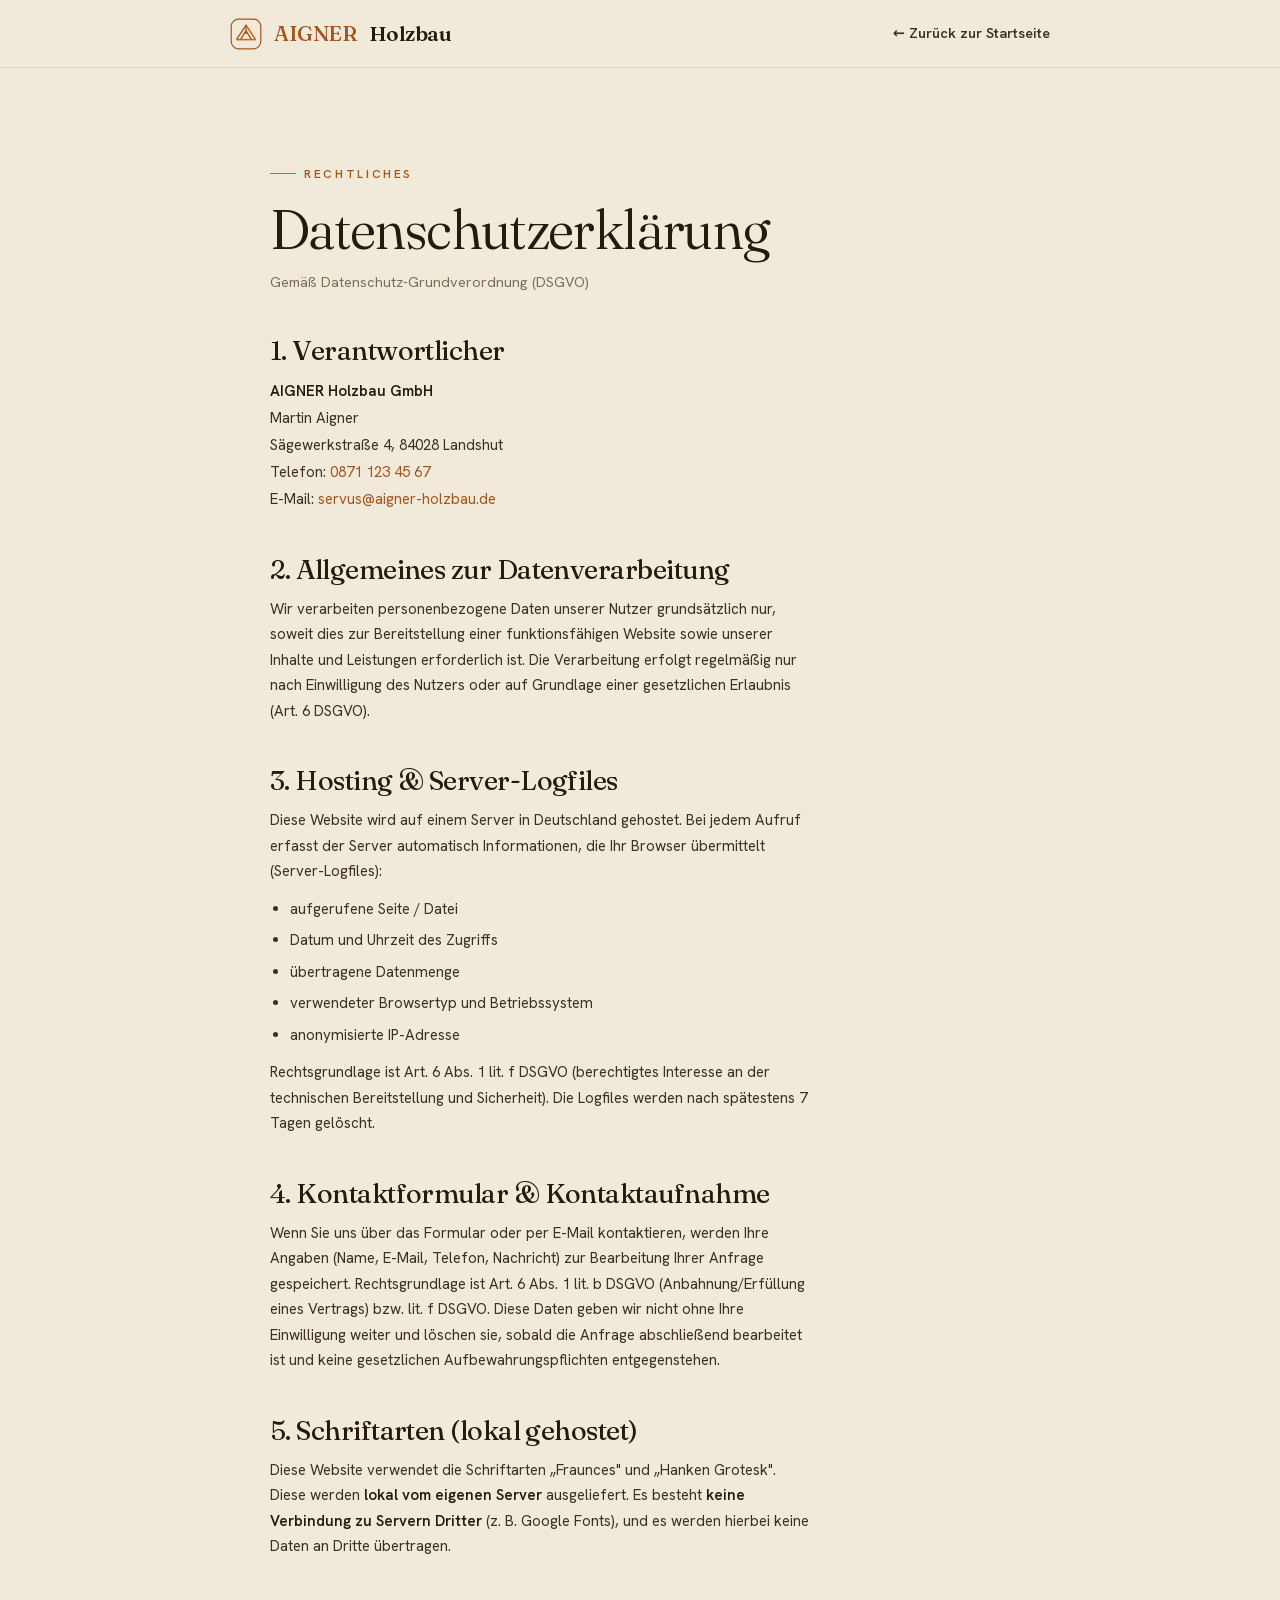
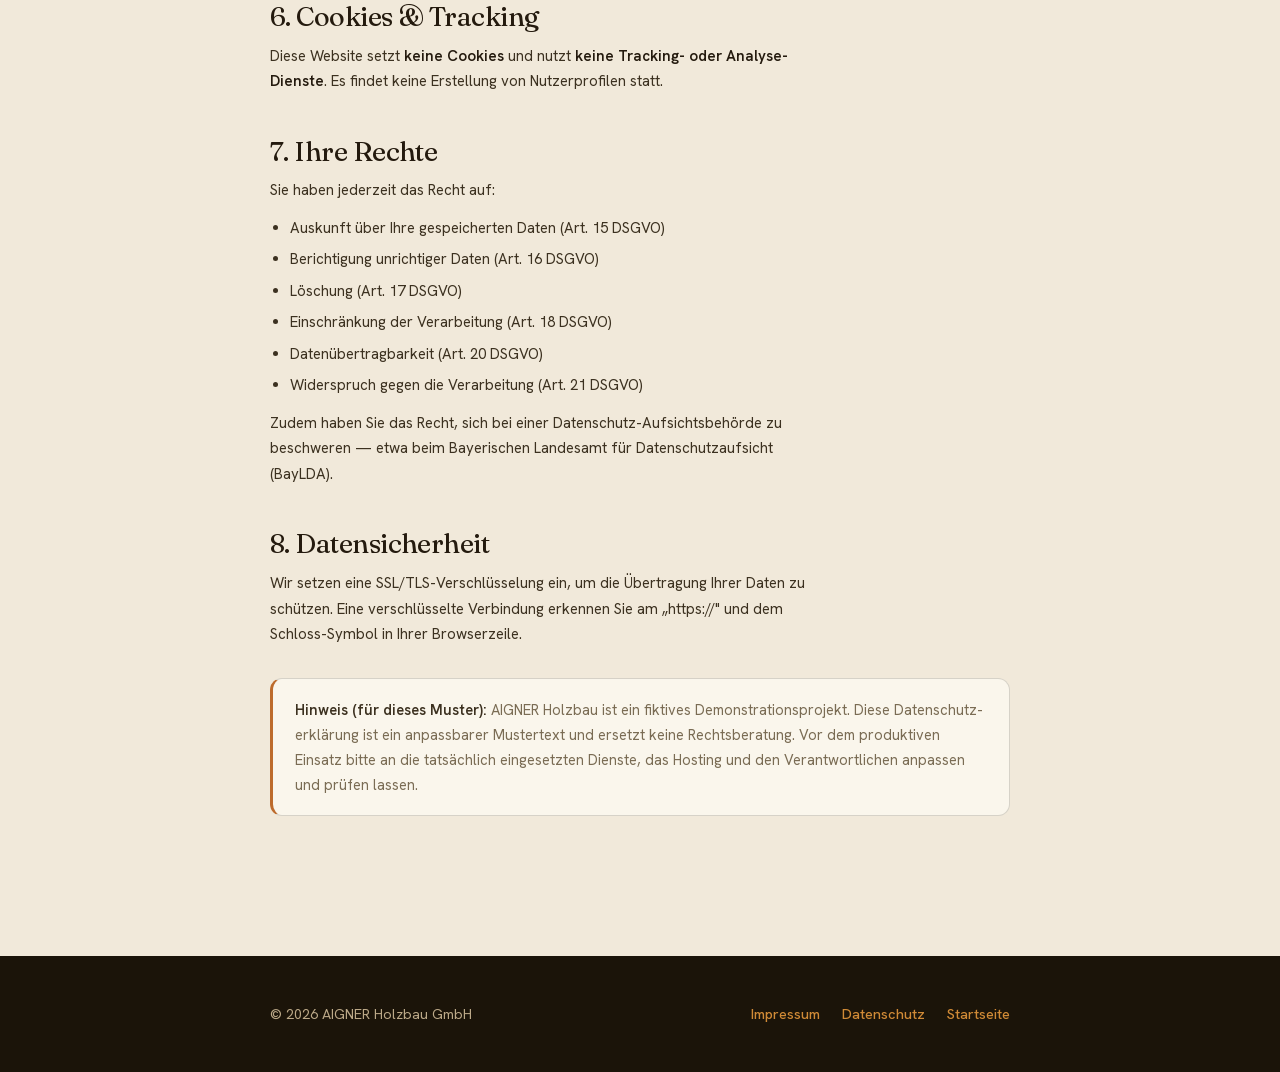
<file: datenschutz.html>
<!DOCTYPE html>
<html lang="de">
<head>
<meta charset="UTF-8" />
<meta name="viewport" content="width=device-width, initial-scale=1.0" />
<title>Datenschutzerklärung — AIGNER Holzbau</title>
<meta name="description" content="Datenschutzerklärung der AIGNER Holzbau GmbH." />
<meta name="robots" content="noindex" />
<meta name="theme-color" content="#1b1409" />
<link rel="icon" href="favicon.svg" type="image/svg+xml" />
<link rel="stylesheet" href="fonts.css">
<link rel="stylesheet" href="legal.css">
</head>
<body>

<header>
  <div class="wrap nav">
    <a href="index.html" class="brand" aria-label="AIGNER Holzbau Startseite">
      <svg class="logomark" viewBox="0 0 40 40" fill="none" aria-hidden="true">
        <rect x="1.5" y="1.5" width="37" height="37" rx="9" stroke="#a3551e" stroke-width="1.5"/>
        <path d="M8 27 L20 9 L32 27" stroke="#bd6b2c" stroke-width="2" stroke-linejoin="round"/>
        <path d="M13 27 L20 16 L27 27 M20 9 V20" stroke="#a3551e" stroke-width="1.6"/>
        <line x1="8" y1="27" x2="32" y2="27" stroke="#bd6b2c" stroke-width="2"/>
      </svg>
      <span>AIGNER</span><b>Holzbau</b>
    </a>
    <a href="index.html" class="back">← Zurück zur Startseite</a>
  </div>
</header>

<main class="legal">
  <div class="wrap">
    <span class="eyebrow">Rechtliches</span>
    <h1>Datenschutz­erklärung</h1>
    <p class="updated">Gemäß Datenschutz-Grundverordnung (DSGVO)</p>

    <h2>1. Verantwortlicher</h2>
    <p class="addr">
      <strong>AIGNER Holzbau GmbH</strong><br>
      Martin Aigner<br>
      Sägewerkstraße 4, 84028 Landshut<br>
      Telefon: <a href="tel:+498711234567">0871 123 45 67</a><br>
      E-Mail: <a href="mailto:servus@aigner-holzbau.de">servus@aigner-holzbau.de</a>
    </p>

    <h2>2. Allgemeines zur Datenverarbeitung</h2>
    <p>Wir verarbeiten personenbezogene Daten unserer Nutzer grundsätzlich nur, soweit dies zur Bereitstellung einer funktionsfähigen Website sowie unserer Inhalte und Leistungen erforderlich ist. Die Verarbeitung erfolgt regelmäßig nur nach Einwilligung des Nutzers oder auf Grundlage einer gesetzlichen Erlaubnis (Art. 6 DSGVO).</p>

    <h2>3. Hosting &amp; Server-Logfiles</h2>
    <p>Diese Website wird auf einem Server in Deutschland gehostet. Bei jedem Aufruf erfasst der Server automatisch Informationen, die Ihr Browser übermittelt (Server-Logfiles):</p>
    <ul>
      <li>aufgerufene Seite / Datei</li>
      <li>Datum und Uhrzeit des Zugriffs</li>
      <li>übertragene Datenmenge</li>
      <li>verwendeter Browsertyp und Betriebssystem</li>
      <li>anonymisierte IP-Adresse</li>
    </ul>
    <p>Rechtsgrundlage ist Art. 6 Abs. 1 lit. f DSGVO (berechtigtes Interesse an der technischen Bereitstellung und Sicherheit). Die Logfiles werden nach spätestens 7 Tagen gelöscht.</p>

    <h2>4. Kontaktformular &amp; Kontaktaufnahme</h2>
    <p>Wenn Sie uns über das Formular oder per E-Mail kontaktieren, werden Ihre Angaben (Name, E-Mail, Telefon, Nachricht) zur Bearbeitung Ihrer Anfrage gespeichert. Rechtsgrundlage ist Art. 6 Abs. 1 lit. b DSGVO (Anbahnung/Erfüllung eines Vertrags) bzw. lit. f DSGVO. Diese Daten geben wir nicht ohne Ihre Einwilligung weiter und löschen sie, sobald die Anfrage abschließend bearbeitet ist und keine gesetzlichen Aufbewahrungspflichten entgegenstehen.</p>

    <h2>5. Schriftarten (lokal gehostet)</h2>
    <p>Diese Website verwendet die Schriftarten „Fraunces" und „Hanken Grotesk". Diese werden <strong>lokal vom eigenen Server</strong> ausgeliefert. Es besteht <strong>keine Verbindung zu Servern Dritter</strong> (z.&nbsp;B. Google Fonts), und es werden hierbei keine Daten an Dritte übertragen.</p>

    <h2>6. Cookies &amp; Tracking</h2>
    <p>Diese Website setzt <strong>keine Cookies</strong> und nutzt <strong>keine Tracking- oder Analyse-Dienste</strong>. Es findet keine Erstellung von Nutzerprofilen statt.</p>

    <h2>7. Ihre Rechte</h2>
    <p>Sie haben jederzeit das Recht auf:</p>
    <ul>
      <li>Auskunft über Ihre gespeicherten Daten (Art. 15 DSGVO)</li>
      <li>Berichtigung unrichtiger Daten (Art. 16 DSGVO)</li>
      <li>Löschung (Art. 17 DSGVO)</li>
      <li>Einschränkung der Verarbeitung (Art. 18 DSGVO)</li>
      <li>Datenübertragbarkeit (Art. 20 DSGVO)</li>
      <li>Widerspruch gegen die Verarbeitung (Art. 21 DSGVO)</li>
    </ul>
    <p>Zudem haben Sie das Recht, sich bei einer Datenschutz-Aufsichtsbehörde zu beschweren — etwa beim Bayerischen Landesamt für Datenschutzaufsicht (BayLDA).</p>

    <h2>8. Datensicherheit</h2>
    <p>Wir setzen eine SSL/TLS-Verschlüsselung ein, um die Übertragung Ihrer Daten zu schützen. Eine verschlüsselte Verbindung erkennen Sie am „https://" und dem Schloss-Symbol in Ihrer Browserzeile.</p>

    <div class="note">
      <strong>Hinweis (für dieses Muster):</strong> AIGNER Holzbau ist ein fiktives Demonstrations­projekt. Diese Datenschutz­erklärung ist ein anpassbarer Mustertext und ersetzt keine Rechtsberatung. Vor dem produktiven Einsatz bitte an die tatsächlich eingesetzten Dienste, das Hosting und den Verantwortlichen anpassen und prüfen lassen.
    </div>
  </div>
</main>

<footer>
  <div class="wrap">
    <span>© <span id="yr"></span> AIGNER Holzbau GmbH</span>
    <span class="links"><a href="impressum.html">Impressum</a><a href="datenschutz.html">Datenschutz</a><a href="index.html">Startseite</a></span>
  </div>
</footer>
<script>document.getElementById('yr').textContent=new Date().getFullYear();</script>
</body>
</html>
</file>
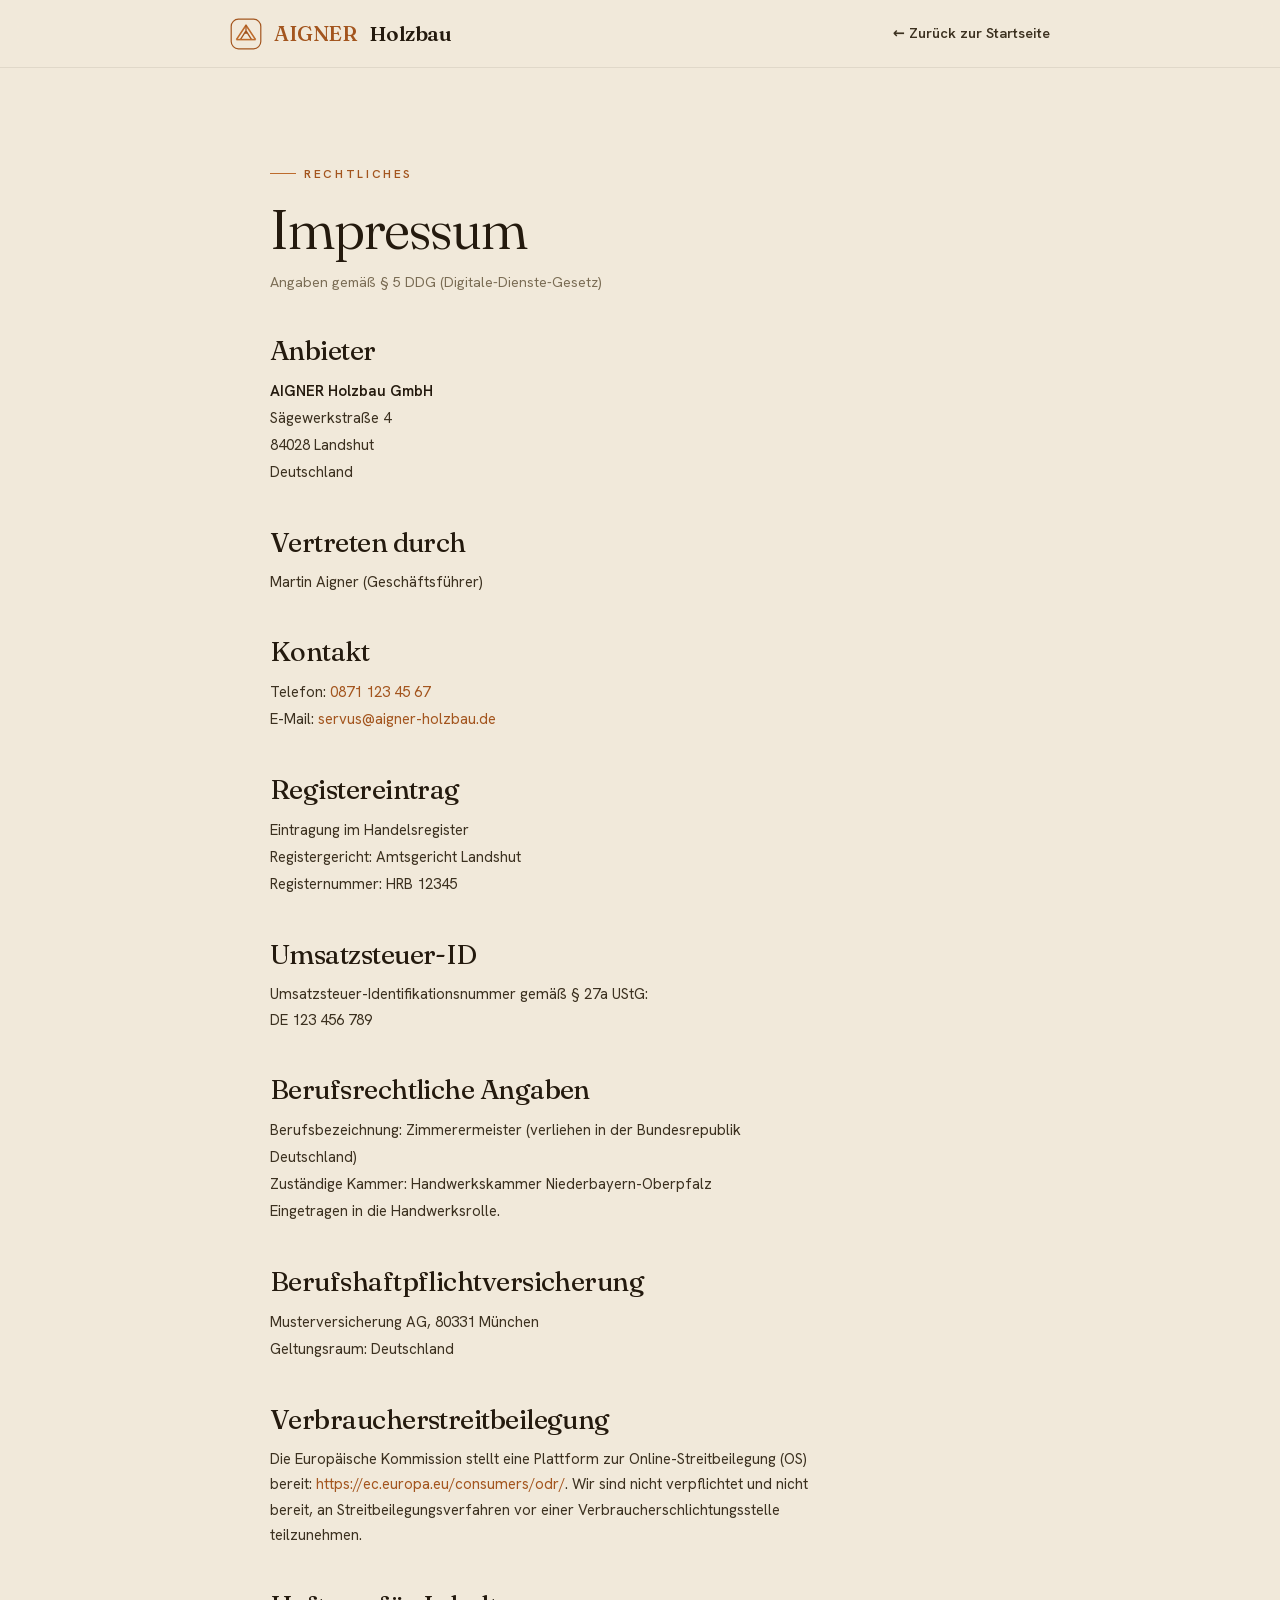
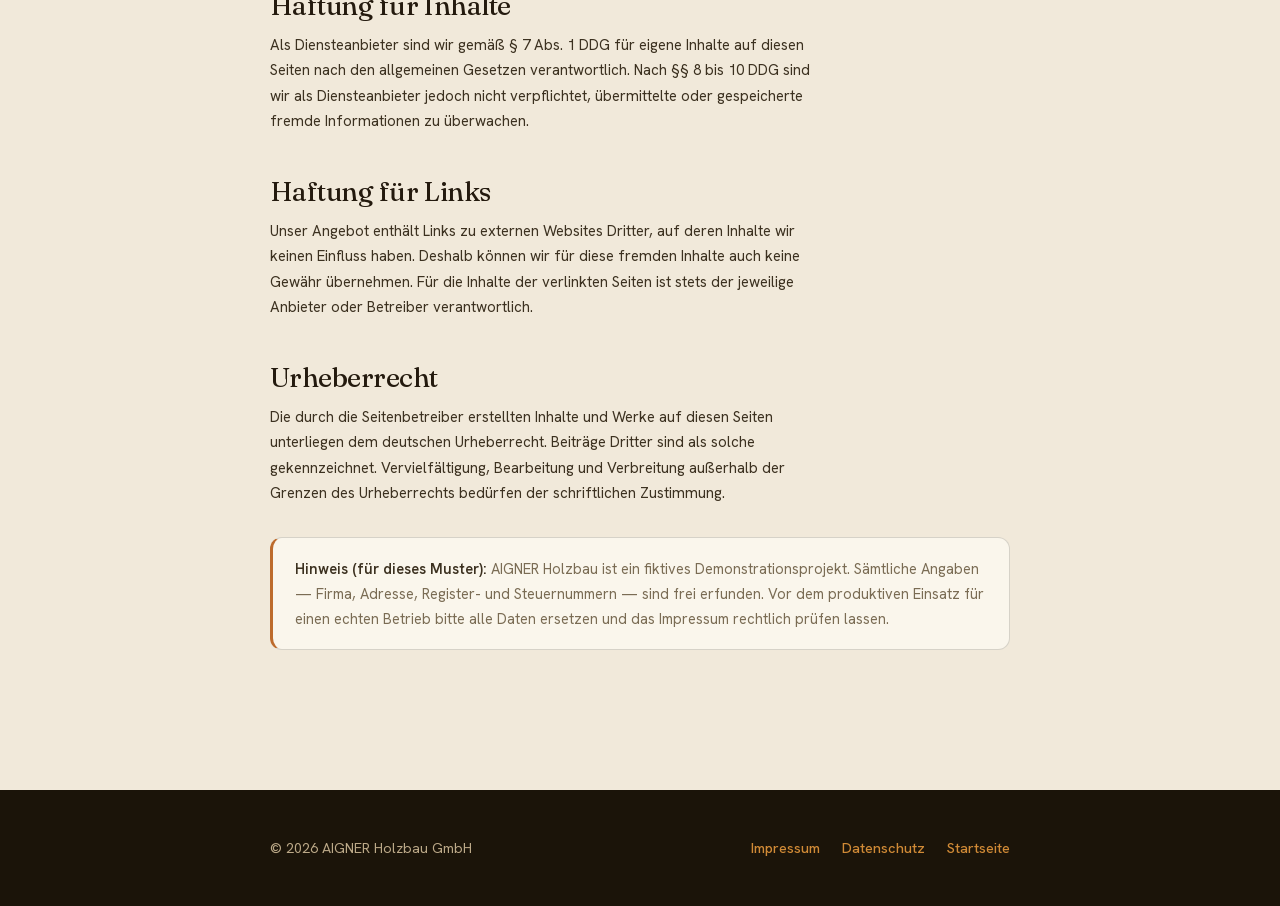
<file: impressum.html>
<!DOCTYPE html>
<html lang="de">
<head>
<meta charset="UTF-8" />
<meta name="viewport" content="width=device-width, initial-scale=1.0" />
<title>Impressum — AIGNER Holzbau</title>
<meta name="description" content="Impressum der AIGNER Holzbau GmbH, Landshut." />
<meta name="robots" content="noindex" />
<meta name="theme-color" content="#1b1409" />
<link rel="icon" href="favicon.svg" type="image/svg+xml" />
<link rel="stylesheet" href="fonts.css">
<link rel="stylesheet" href="legal.css">
</head>
<body>

<header>
  <div class="wrap nav">
    <a href="index.html" class="brand" aria-label="AIGNER Holzbau Startseite">
      <svg class="logomark" viewBox="0 0 40 40" fill="none" aria-hidden="true">
        <rect x="1.5" y="1.5" width="37" height="37" rx="9" stroke="#a3551e" stroke-width="1.5"/>
        <path d="M8 27 L20 9 L32 27" stroke="#bd6b2c" stroke-width="2" stroke-linejoin="round"/>
        <path d="M13 27 L20 16 L27 27 M20 9 V20" stroke="#a3551e" stroke-width="1.6"/>
        <line x1="8" y1="27" x2="32" y2="27" stroke="#bd6b2c" stroke-width="2"/>
      </svg>
      <span>AIGNER</span><b>Holzbau</b>
    </a>
    <a href="index.html" class="back">← Zurück zur Startseite</a>
  </div>
</header>

<main class="legal">
  <div class="wrap">
    <span class="eyebrow">Rechtliches</span>
    <h1>Impressum</h1>
    <p class="updated">Angaben gemäß § 5 DDG (Digitale-Dienste-Gesetz)</p>

    <h2>Anbieter</h2>
    <p class="addr">
      <strong>AIGNER Holzbau GmbH</strong><br>
      Sägewerkstraße 4<br>
      84028 Landshut<br>
      Deutschland
    </p>

    <h2>Vertreten durch</h2>
    <p>Martin Aigner (Geschäftsführer)</p>

    <h2>Kontakt</h2>
    <p class="addr">
      Telefon: <a href="tel:+498711234567">0871 123 45 67</a><br>
      E-Mail: <a href="mailto:servus@aigner-holzbau.de">servus@aigner-holzbau.de</a>
    </p>

    <h2>Registereintrag</h2>
    <p class="addr">
      Eintragung im Handelsregister<br>
      Registergericht: Amtsgericht Landshut<br>
      Registernummer: HRB 12345
    </p>

    <h2>Umsatzsteuer-ID</h2>
    <p>Umsatzsteuer-Identifikationsnummer gemäß § 27a UStG:<br>DE 123 456 789</p>

    <h2>Berufsrechtliche Angaben</h2>
    <p class="addr">
      Berufsbezeichnung: Zimmerermeister (verliehen in der Bundesrepublik Deutschland)<br>
      Zuständige Kammer: Handwerkskammer Niederbayern-Oberpfalz<br>
      Eingetragen in die Handwerksrolle.
    </p>

    <h2>Berufshaftpflichtversicherung</h2>
    <p class="addr">
      Musterversicherung AG, 80331 München<br>
      Geltungsraum: Deutschland
    </p>

    <h2>Verbraucherstreitbeilegung</h2>
    <p>Die Europäische Kommission stellt eine Plattform zur Online-Streitbeilegung (OS) bereit:
      <a href="https://ec.europa.eu/consumers/odr/" target="_blank" rel="noopener">https://ec.europa.eu/consumers/odr/</a>.
      Wir sind nicht verpflichtet und nicht bereit, an Streitbeilegungsverfahren vor einer Verbraucher­schlichtungsstelle teilzunehmen.</p>

    <h2>Haftung für Inhalte</h2>
    <p>Als Diensteanbieter sind wir gemäß § 7 Abs. 1 DDG für eigene Inhalte auf diesen Seiten nach den allgemeinen Gesetzen verantwortlich. Nach §§ 8 bis 10 DDG sind wir als Diensteanbieter jedoch nicht verpflichtet, übermittelte oder gespeicherte fremde Informationen zu überwachen.</p>

    <h2>Haftung für Links</h2>
    <p>Unser Angebot enthält Links zu externen Websites Dritter, auf deren Inhalte wir keinen Einfluss haben. Deshalb können wir für diese fremden Inhalte auch keine Gewähr übernehmen. Für die Inhalte der verlinkten Seiten ist stets der jeweilige Anbieter oder Betreiber verantwortlich.</p>

    <h2>Urheberrecht</h2>
    <p>Die durch die Seitenbetreiber erstellten Inhalte und Werke auf diesen Seiten unterliegen dem deutschen Urheberrecht. Beiträge Dritter sind als solche gekennzeichnet. Vervielfältigung, Bearbeitung und Verbreitung außerhalb der Grenzen des Urheberrechts bedürfen der schriftlichen Zustimmung.</p>

    <div class="note">
      <strong>Hinweis (für dieses Muster):</strong> AIGNER Holzbau ist ein fiktives Demonstrations­projekt. Sämtliche Angaben — Firma, Adresse, Register- und Steuernummern — sind frei erfunden. Vor dem produktiven Einsatz für einen echten Betrieb bitte alle Daten ersetzen und das Impressum rechtlich prüfen lassen.
    </div>
  </div>
</main>

<footer>
  <div class="wrap">
    <span>© <span id="yr"></span> AIGNER Holzbau GmbH</span>
    <span class="links"><a href="impressum.html">Impressum</a><a href="datenschutz.html">Datenschutz</a><a href="index.html">Startseite</a></span>
  </div>
</footer>
<script>document.getElementById('yr').textContent=new Date().getFullYear();</script>
</body>
</html>
</file>
<file: fonts.css>
/* ============ Lokal gehostete Schriften (DSGVO-konform) ============ */
/* Fraunces & Hanken Grotesk, latin-Subset, Variable Fonts. */
/* Quelle: Google Fonts (Open Font License) — lokal ausgeliefert, keine externen Requests. */

@font-face{
  font-family:'Fraunces';
  font-style:normal;
  font-weight:300 900;
  font-display:swap;
  src:url('assets/fonts/fraunces-latin.woff2') format('woff2');
  unicode-range:U+0000-00FF,U+0131,U+0152-0153,U+02BB-02BC,U+02C6,U+02DA,U+02DC,U+0304,U+0308,U+0329,U+2000-206F,U+20AC,U+2122,U+2191,U+2193,U+2212,U+2215,U+FEFF,U+FFFD;
}
@font-face{
  font-family:'Fraunces';
  font-style:italic;
  font-weight:300 600;
  font-display:swap;
  src:url('assets/fonts/fraunces-italic-latin.woff2') format('woff2');
  unicode-range:U+0000-00FF,U+0131,U+0152-0153,U+02BB-02BC,U+02C6,U+02DA,U+02DC,U+0304,U+0308,U+0329,U+2000-206F,U+20AC,U+2122,U+2191,U+2193,U+2212,U+2215,U+FEFF,U+FFFD;
}
@font-face{
  font-family:'Hanken Grotesk';
  font-style:normal;
  font-weight:400 700;
  font-display:swap;
  src:url('assets/fonts/hanken-latin.woff2') format('woff2');
  unicode-range:U+0000-00FF,U+0131,U+0152-0153,U+02BB-02BC,U+02C6,U+02DA,U+02DC,U+0304,U+0308,U+0329,U+2000-206F,U+20AC,U+2122,U+2191,U+2193,U+2212,U+2215,U+FEFF,U+FFFD;
}
</file>
<file: legal.css>
/* ============ LEGAL PAGES — gemeinsames Stylesheet ============ */
:root{
  --bone:#f1e9da;--cream:#faf6ec;--espresso:#1b1409;--ink:#241a0e;--ink-2:#3c3120;
  --muted:#7a6c54;--muted-2:#9b8c72;--wood:#bd6b2c;--wood-2:#a3551e;--ember:#d08a36;
  --line:rgba(36,26,14,.16);--line-soft:rgba(36,26,14,.08);--maxw:820px;
  --ease:cubic-bezier(.2,.7,.2,1);--serif:"Fraunces",Georgia,serif;--sans:"Hanken Grotesk",-apple-system,system-ui,sans-serif;
}
*{margin:0;padding:0;box-sizing:border-box}
html{scroll-behavior:smooth;-webkit-text-size-adjust:100%}
body{font-family:var(--sans);background:var(--bone);color:var(--ink);font-size:clamp(15px,1vw,17px);line-height:1.7;-webkit-font-smoothing:antialiased}
::selection{background:var(--wood);color:var(--cream)}
a{color:var(--wood-2);text-decoration:none}
a:hover{text-decoration:underline}
:focus-visible{outline:2px solid var(--wood);outline-offset:3px;border-radius:3px}
h1,h2,h3{font-family:var(--serif);font-weight:400;line-height:1.1;letter-spacing:-.02em}

.wrap{max-width:var(--maxw);margin:0 auto;padding:0 clamp(20px,5vw,40px)}

/* header */
header{position:sticky;top:0;z-index:10;background:rgba(241,233,218,.86);backdrop-filter:blur(14px);box-shadow:0 1px 0 var(--line-soft)}
.nav{display:flex;align-items:center;justify-content:space-between;gap:24px;padding:16px 0}
.brand{display:flex;align-items:center;gap:12px;font-family:var(--serif);font-size:1.3rem;letter-spacing:-.02em;font-weight:500;color:var(--ink)}
.brand .logomark{width:32px;height:32px;flex:0 0 auto}
.brand span{color:var(--wood-2)}.brand b{font-weight:600}
.back{font-family:var(--sans);font-weight:600;font-size:.9rem;color:var(--ink-2);display:inline-flex;align-items:center;gap:.5em}
.back:hover{color:var(--wood-2);text-decoration:none}

/* content */
.legal{padding:clamp(48px,8vw,90px) 0 clamp(60px,9vw,110px)}
.legal .eyebrow{font-weight:600;font-size:.74rem;letter-spacing:.22em;text-transform:uppercase;color:var(--wood-2);display:inline-flex;align-items:center;gap:.7em}
.legal .eyebrow::before{content:"";width:26px;height:1.5px;background:var(--wood)}
.legal h1{font-size:clamp(2.2rem,5vw,3.4rem);font-weight:340;letter-spacing:-.03em;margin:16px 0 10px}
.legal .updated{color:var(--muted);font-size:.9rem;margin-bottom:14px}
.legal h2{font-size:clamp(1.3rem,2.4vw,1.7rem);font-weight:430;margin:42px 0 12px;color:var(--ink)}
.legal h3{font-size:1.08rem;font-weight:600;font-family:var(--sans);margin:24px 0 6px}
.legal p,.legal li{color:var(--ink-2);margin-bottom:12px;max-width:68ch}
.legal ul{padding-left:1.3em;margin-bottom:12px}
.legal li{margin-bottom:6px}
.legal strong{font-weight:600;color:var(--ink)}
.legal .addr{font-style:normal;line-height:1.8}
.note{background:var(--cream);border:1px solid var(--line);border-left:3px solid var(--wood);border-radius:12px;padding:18px 22px;margin:30px 0;font-size:.92rem;color:var(--muted)}
.note strong{color:var(--ink-2)}
hr{border:none;border-top:1px solid var(--line-soft);margin:36px 0}

/* footer */
footer{background:var(--espresso);color:#bca988;padding:46px 0;font-size:.9rem}
footer .wrap{display:flex;justify-content:space-between;align-items:center;gap:20px;flex-wrap:wrap}
footer a{color:var(--ember);font-weight:500}
footer .links{display:flex;gap:22px}

@media(prefers-reduced-motion:reduce){*{animation:none!important;transition:none!important}}
</file>
